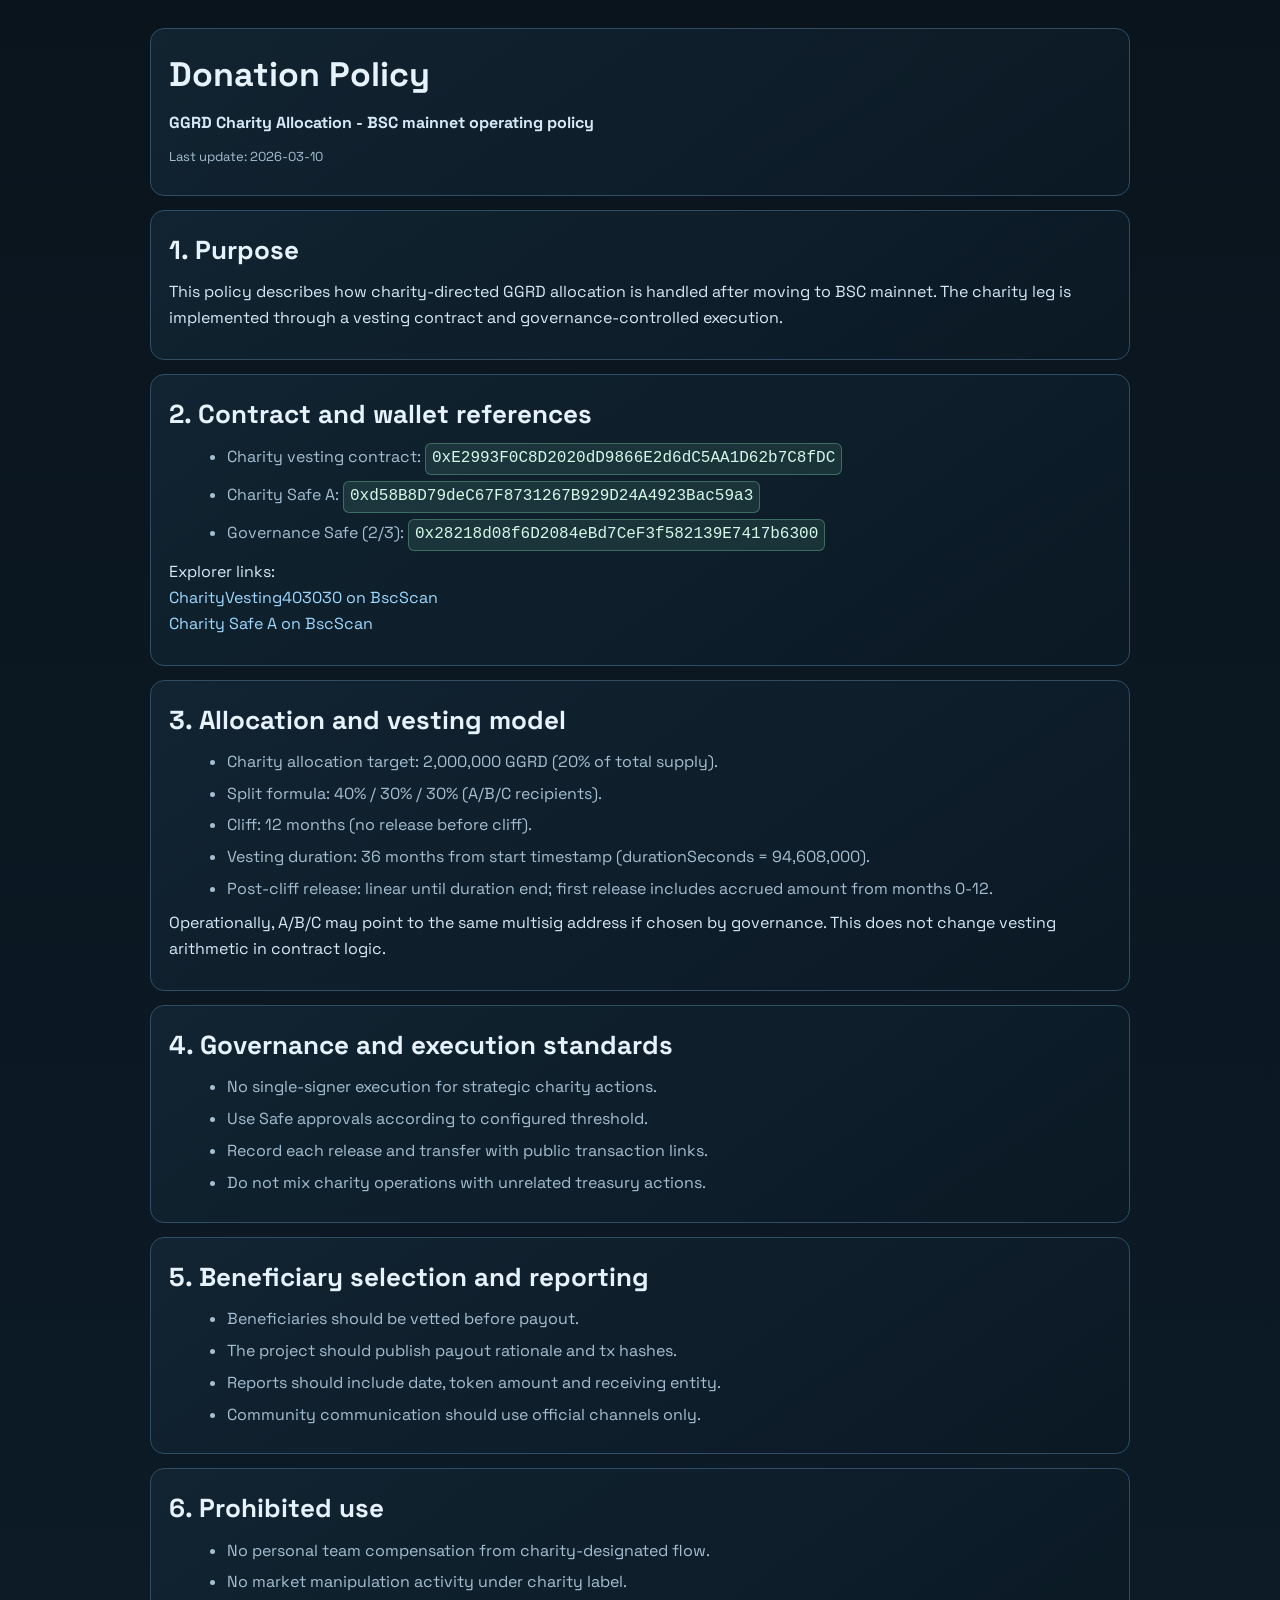
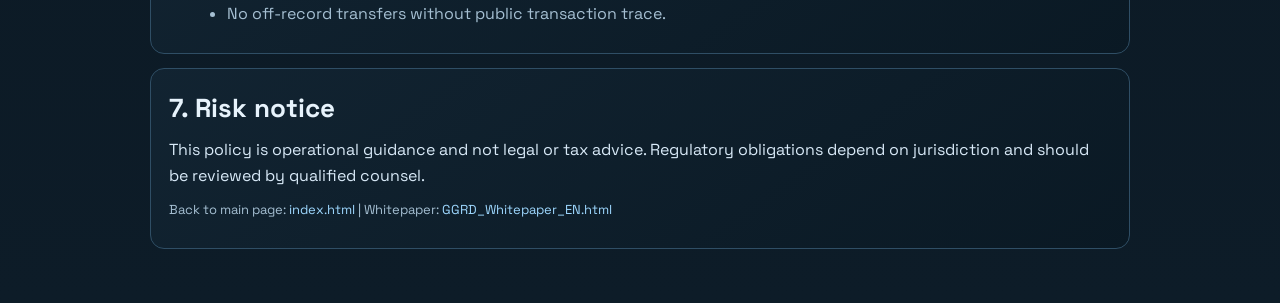
<file: donation-policy.html>
<!doctype html>
<html lang="en">
<head>
<meta charset="utf-8">
<meta name="viewport" content="width=device-width,initial-scale=1">
<meta name="robots" content="index,follow">
<title>Donation Policy | GGRD Charity Allocation (BSC)</title>
<meta name="description" content="GGRD charity policy for BSC mainnet: vesting-based charity allocation, governance controls and transparency expectations.">
<link rel="canonical" href="https://ggrd.me/donation-policy.html">
<link rel="icon" type="image/png" href="img/ggrd-logo-512.png">
<link rel="preconnect" href="https://fonts.googleapis.com">
<link rel="preconnect" href="https://fonts.gstatic.com" crossorigin>
<link href="https://fonts.googleapis.com/css2?family=Space+Grotesk:wght@400;500;700&display=swap" rel="stylesheet">
<style>
:root {
  --bg: #0a141d;
  --panel: #122432;
  --line: #2f4e65;
  --text: #e7f3fc;
  --muted: #a5bfd2;
  --accent: #8ff0be;
}
* { box-sizing: border-box; }
body {
  margin: 0;
  font-family: "Space Grotesk", sans-serif;
  background: linear-gradient(180deg, #0a141d, #0d1c28);
  color: var(--text);
  line-height: 1.62;
}
.wrap { width: min(980px, 92vw); margin: 0 auto; padding: 28px 0 40px; }
.panel {
  background: linear-gradient(145deg, rgba(18,36,50,0.95), rgba(10,25,36,0.95));
  border: 1px solid var(--line);
  border-radius: 14px;
  padding: 18px;
  margin-bottom: 14px;
}
h1 { margin: 0 0 8px; font-size: 34px; }
h2 { margin: 0 0 8px; font-size: 26px; }
p { margin: 0 0 10px; color: #d8e9f7; }
ul { margin: 8px 0 8px 18px; }
li { margin-bottom: 6px; color: var(--muted); }
a { color: #9ed8ff; text-decoration: none; }
a:hover { text-decoration: underline; }
.code {
  font-family: Consolas, Monaco, monospace;
  display: inline-block;
  word-break: break-all;
  padding: 2px 6px;
  border-radius: 6px;
  border: 1px solid rgba(143,240,190,0.3);
  background: rgba(143,240,190,0.1);
  color: #d4f9e7;
}
.small { color: var(--muted); font-size: 13px; }
</style>
</head>
<body>
<div class="wrap">
  <section class="panel">
    <h1>Donation Policy</h1>
    <p><strong>GGRD Charity Allocation - BSC mainnet operating policy</strong></p>
    <p class="small">Last update: 2026-03-10</p>
  </section>

  <section class="panel">
    <h2>1. Purpose</h2>
    <p>
      This policy describes how charity-directed GGRD allocation is handled after moving to BSC mainnet.
      The charity leg is implemented through a vesting contract and governance-controlled execution.
    </p>
  </section>

  <section class="panel">
    <h2>2. Contract and wallet references</h2>
    <ul>
      <li>Charity vesting contract: <span class="code">0xE2993F0C8D2020dD9866E2d6dC5AA1D62b7C8fDC</span></li>
      <li>Charity Safe A: <span class="code">0xd58B8D79deC67F8731267B929D24A4923Bac59a3</span></li>
      <li>Governance Safe (2/3): <span class="code">0x28218d08f6D2084eBd7CeF3f582139E7417b6300</span></li>
    </ul>
    <p>
      Explorer links:<br>
      <a href="https://bscscan.com/address/0xE2993F0C8D2020dD9866E2d6dC5AA1D62b7C8fDC">CharityVesting403030 on BscScan</a><br>
      <a href="https://bscscan.com/address/0xd58B8D79deC67F8731267B929D24A4923Bac59a3">Charity Safe A on BscScan</a>
    </p>
  </section>

  <section class="panel">
    <h2>3. Allocation and vesting model</h2>
    <ul>
      <li>Charity allocation target: 2,000,000 GGRD (20% of total supply).</li>
      <li>Split formula: 40% / 30% / 30% (A/B/C recipients).</li>
      <li>Cliff: 12 months (no release before cliff).</li>
      <li>Vesting duration: 36 months from start timestamp (durationSeconds = 94,608,000).</li>
      <li>Post-cliff release: linear until duration end; first release includes accrued amount from months 0-12.</li>
    </ul>
    <p>
      Operationally, A/B/C may point to the same multisig address if chosen by governance.
      This does not change vesting arithmetic in contract logic.
    </p>
  </section>

  <section class="panel">
    <h2>4. Governance and execution standards</h2>
    <ul>
      <li>No single-signer execution for strategic charity actions.</li>
      <li>Use Safe approvals according to configured threshold.</li>
      <li>Record each release and transfer with public transaction links.</li>
      <li>Do not mix charity operations with unrelated treasury actions.</li>
    </ul>
  </section>

  <section class="panel">
    <h2>5. Beneficiary selection and reporting</h2>
    <ul>
      <li>Beneficiaries should be vetted before payout.</li>
      <li>The project should publish payout rationale and tx hashes.</li>
      <li>Reports should include date, token amount and receiving entity.</li>
      <li>Community communication should use official channels only.</li>
    </ul>
  </section>

  <section class="panel">
    <h2>6. Prohibited use</h2>
    <ul>
      <li>No personal team compensation from charity-designated flow.</li>
      <li>No market manipulation activity under charity label.</li>
      <li>No off-record transfers without public transaction trace.</li>
    </ul>
  </section>

  <section class="panel">
    <h2>7. Risk notice</h2>
    <p>
      This policy is operational guidance and not legal or tax advice.
      Regulatory obligations depend on jurisdiction and should be reviewed by qualified counsel.
    </p>
    <p class="small">
      Back to main page: <a href="index.html">index.html</a> |
      Whitepaper: <a href="GGRD_Whitepaper_EN.html">GGRD_Whitepaper_EN.html</a>
    </p>
  </section>
</div>
</body>
</html>
</file>
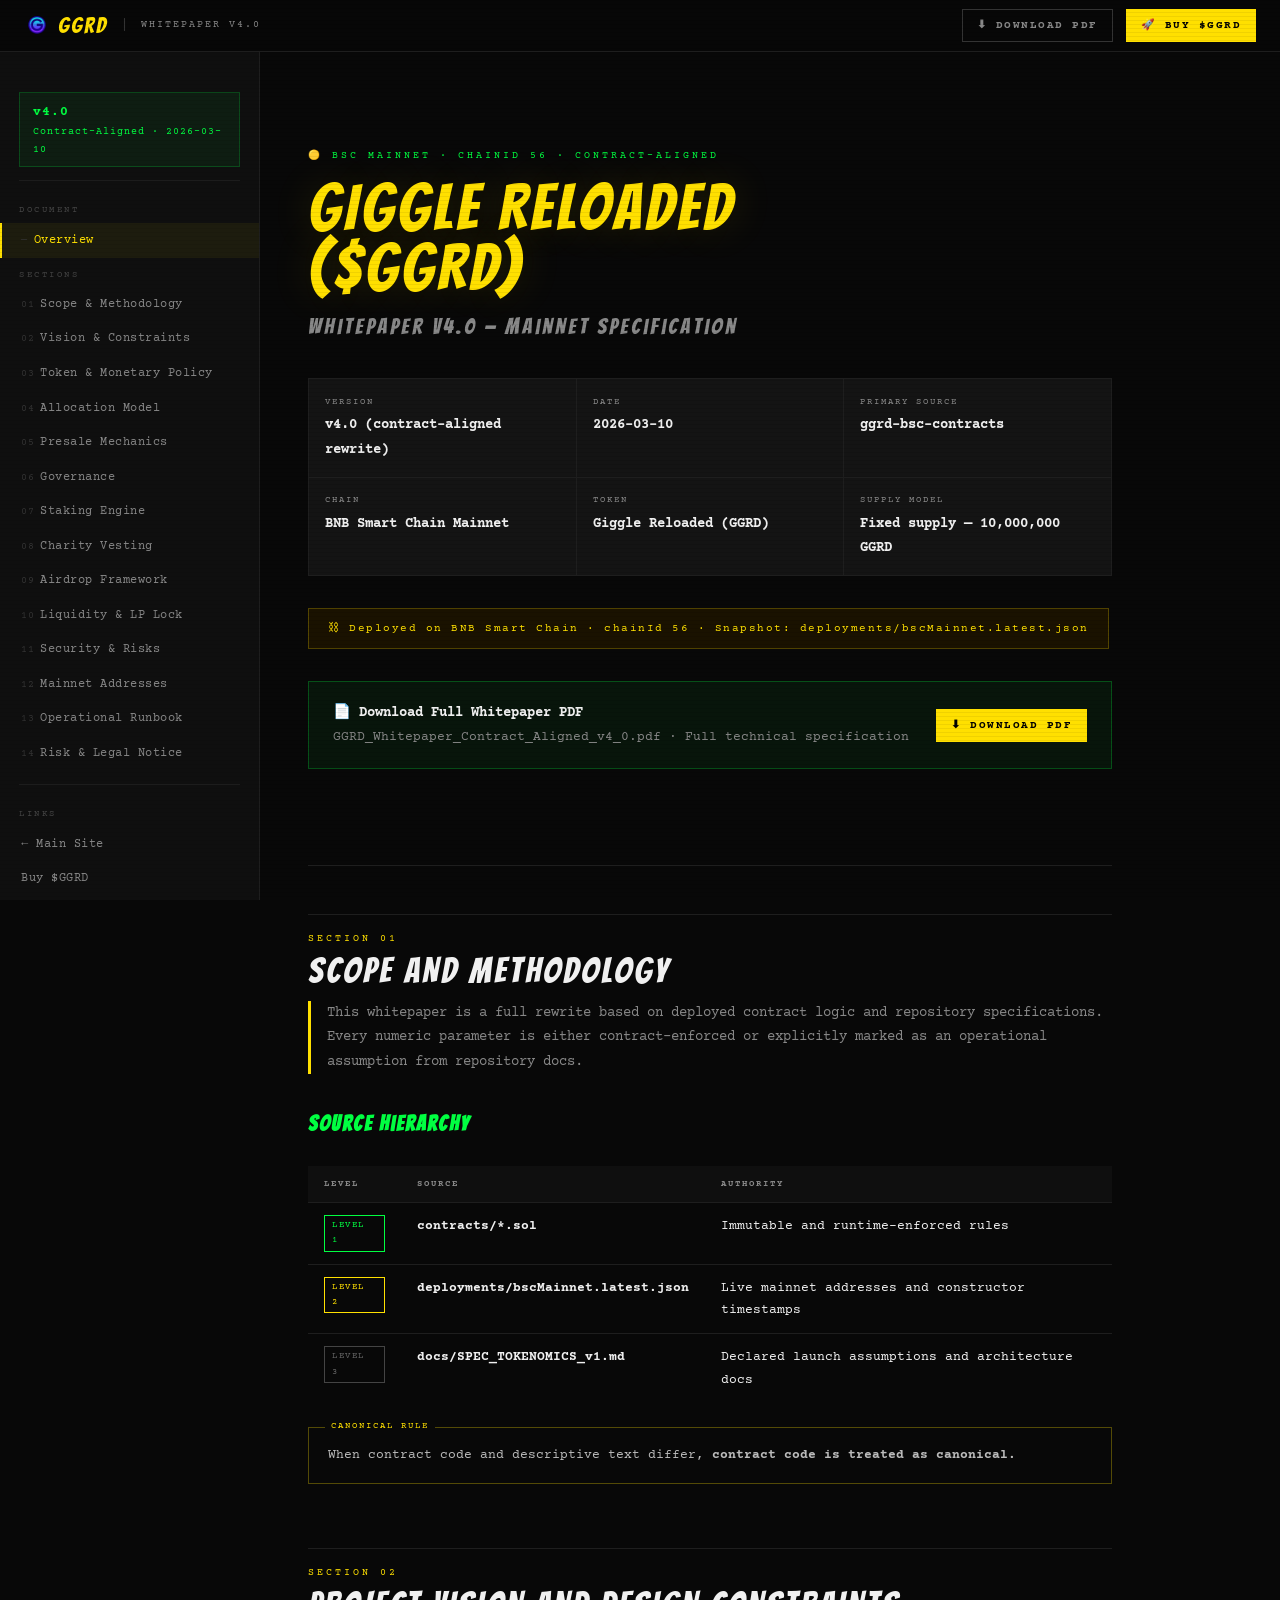
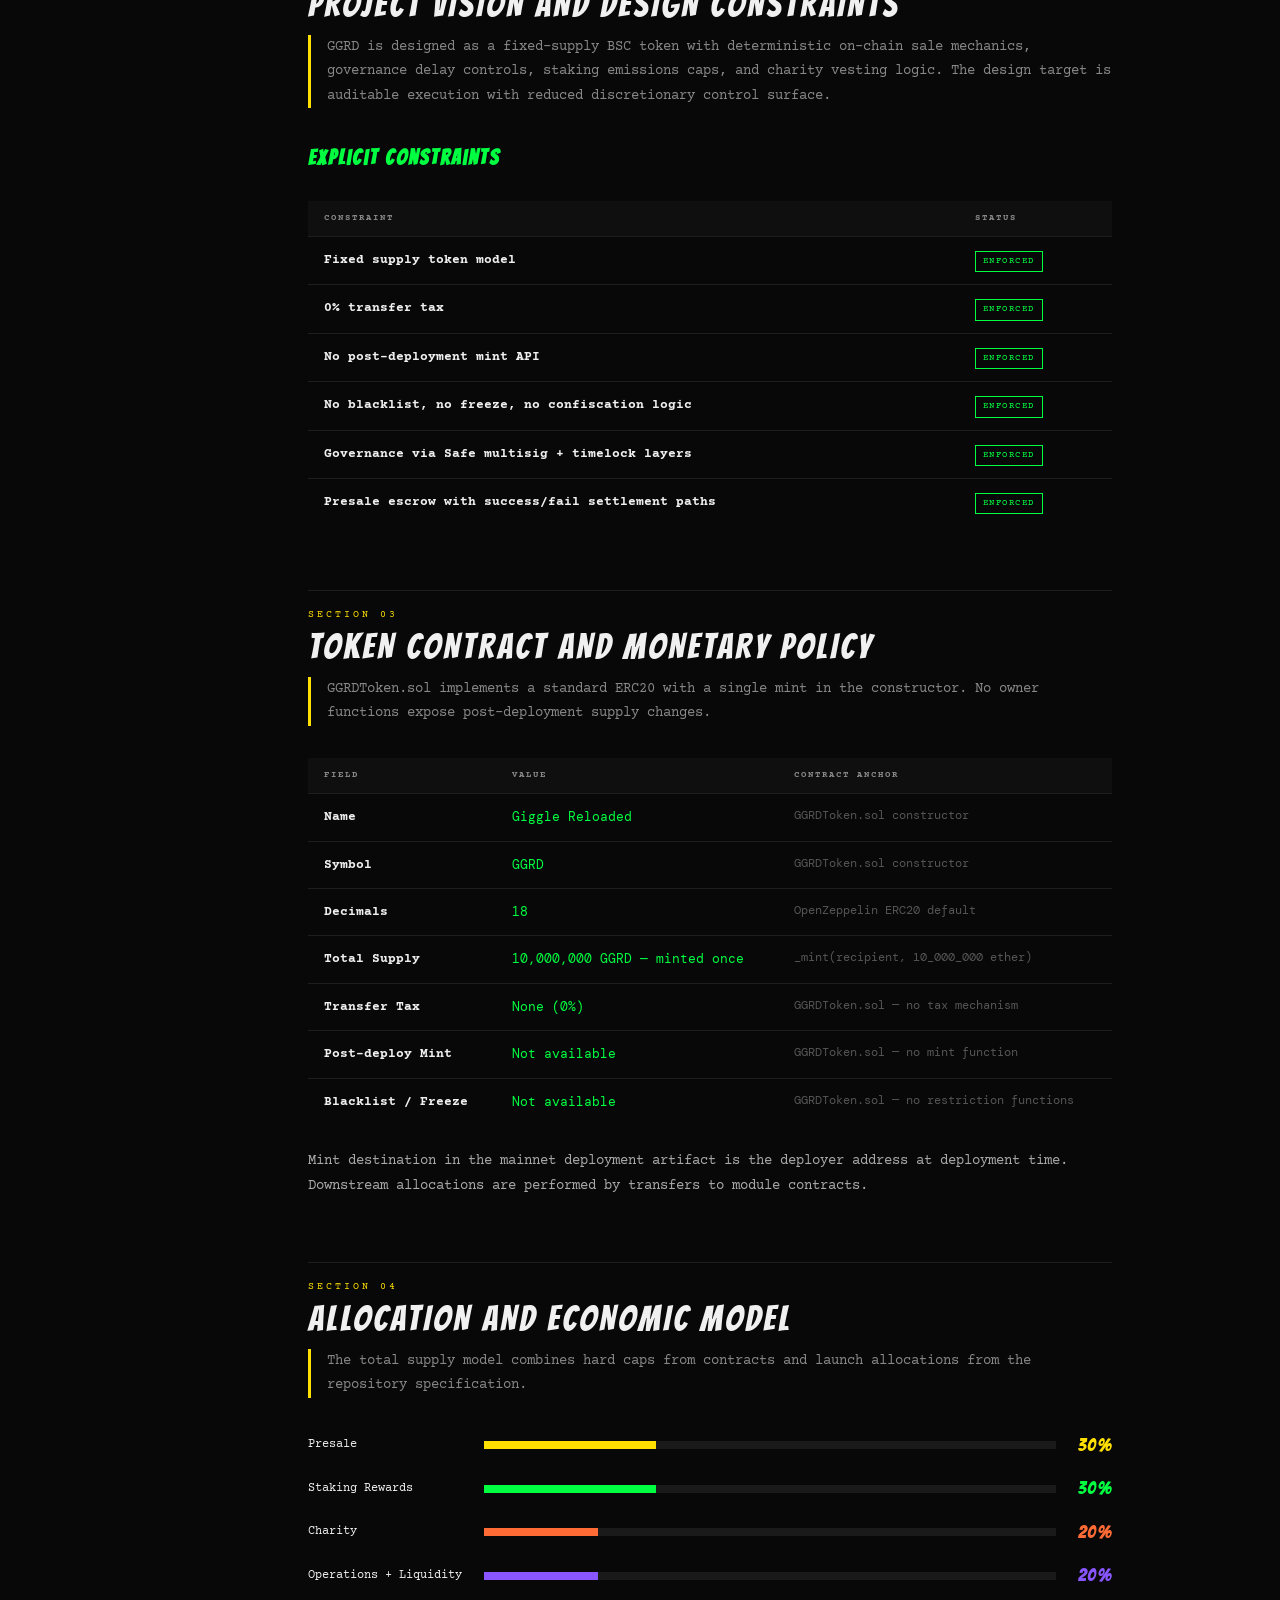
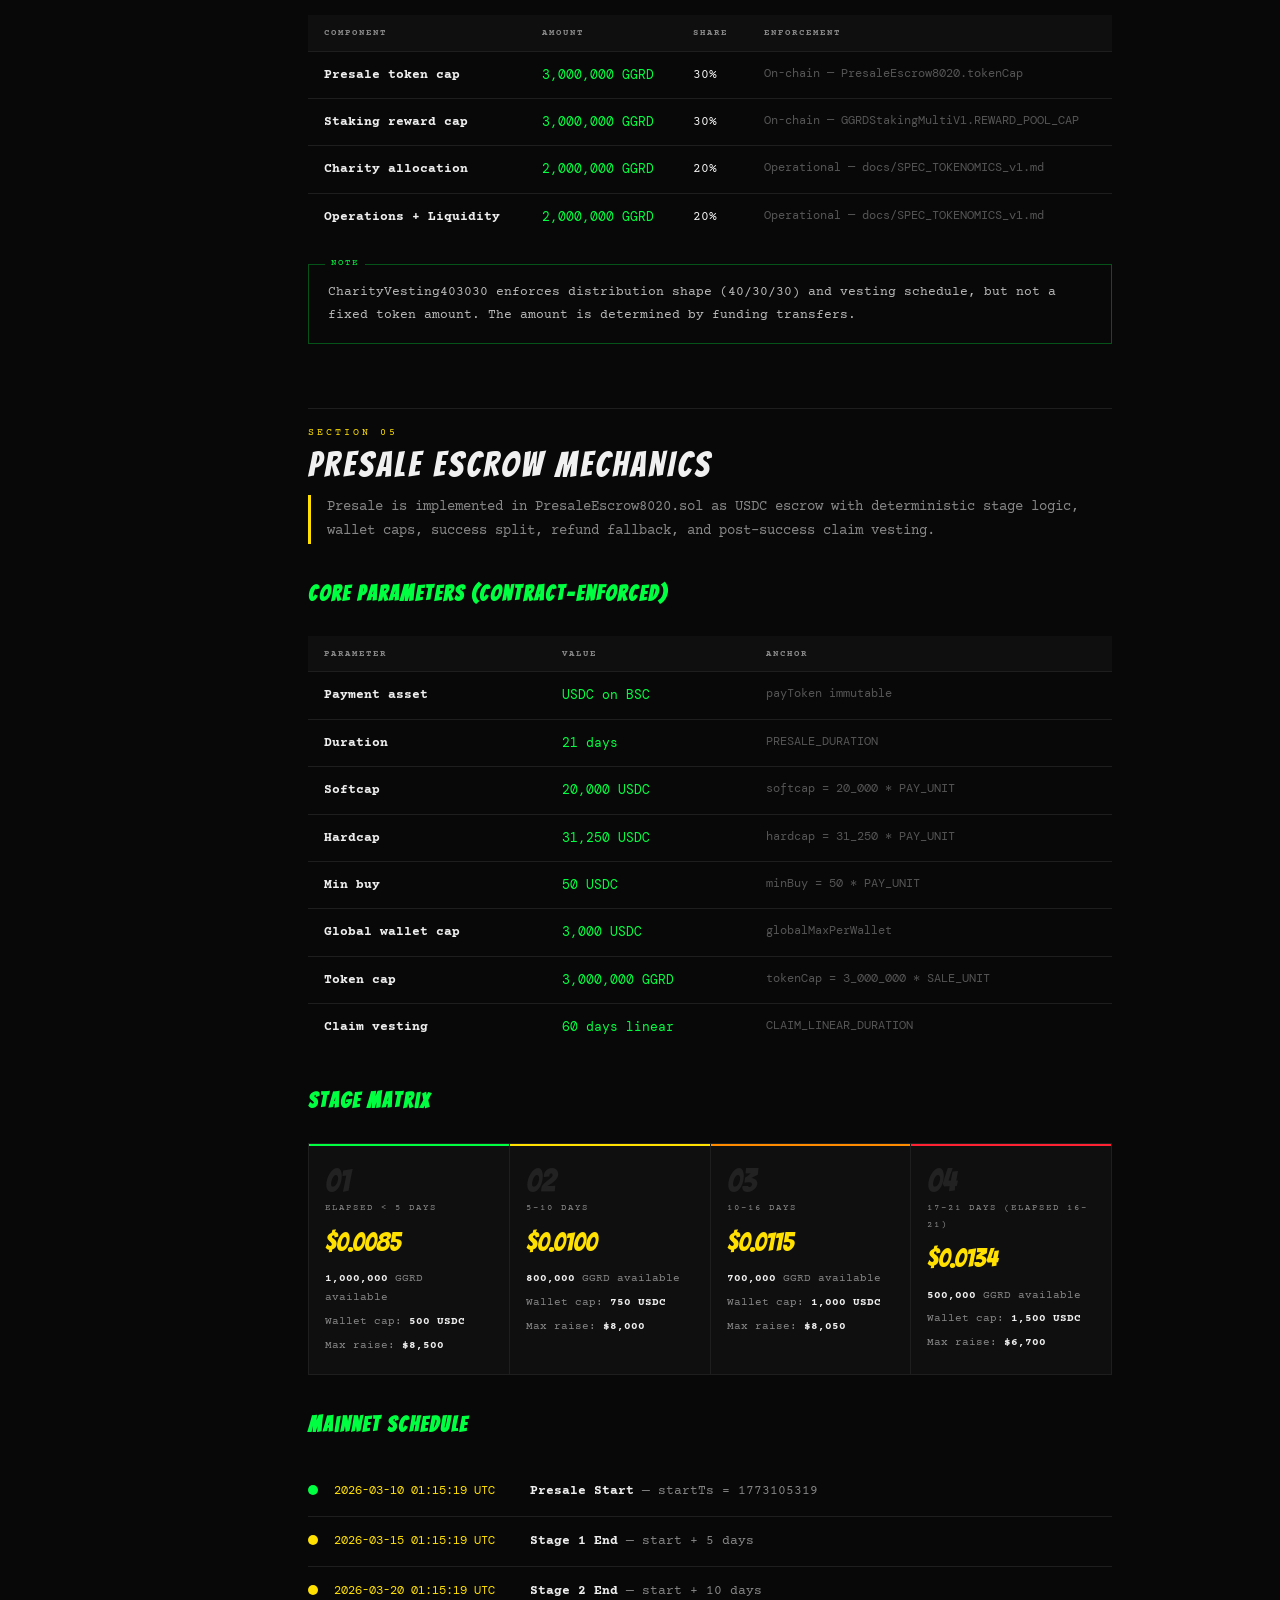
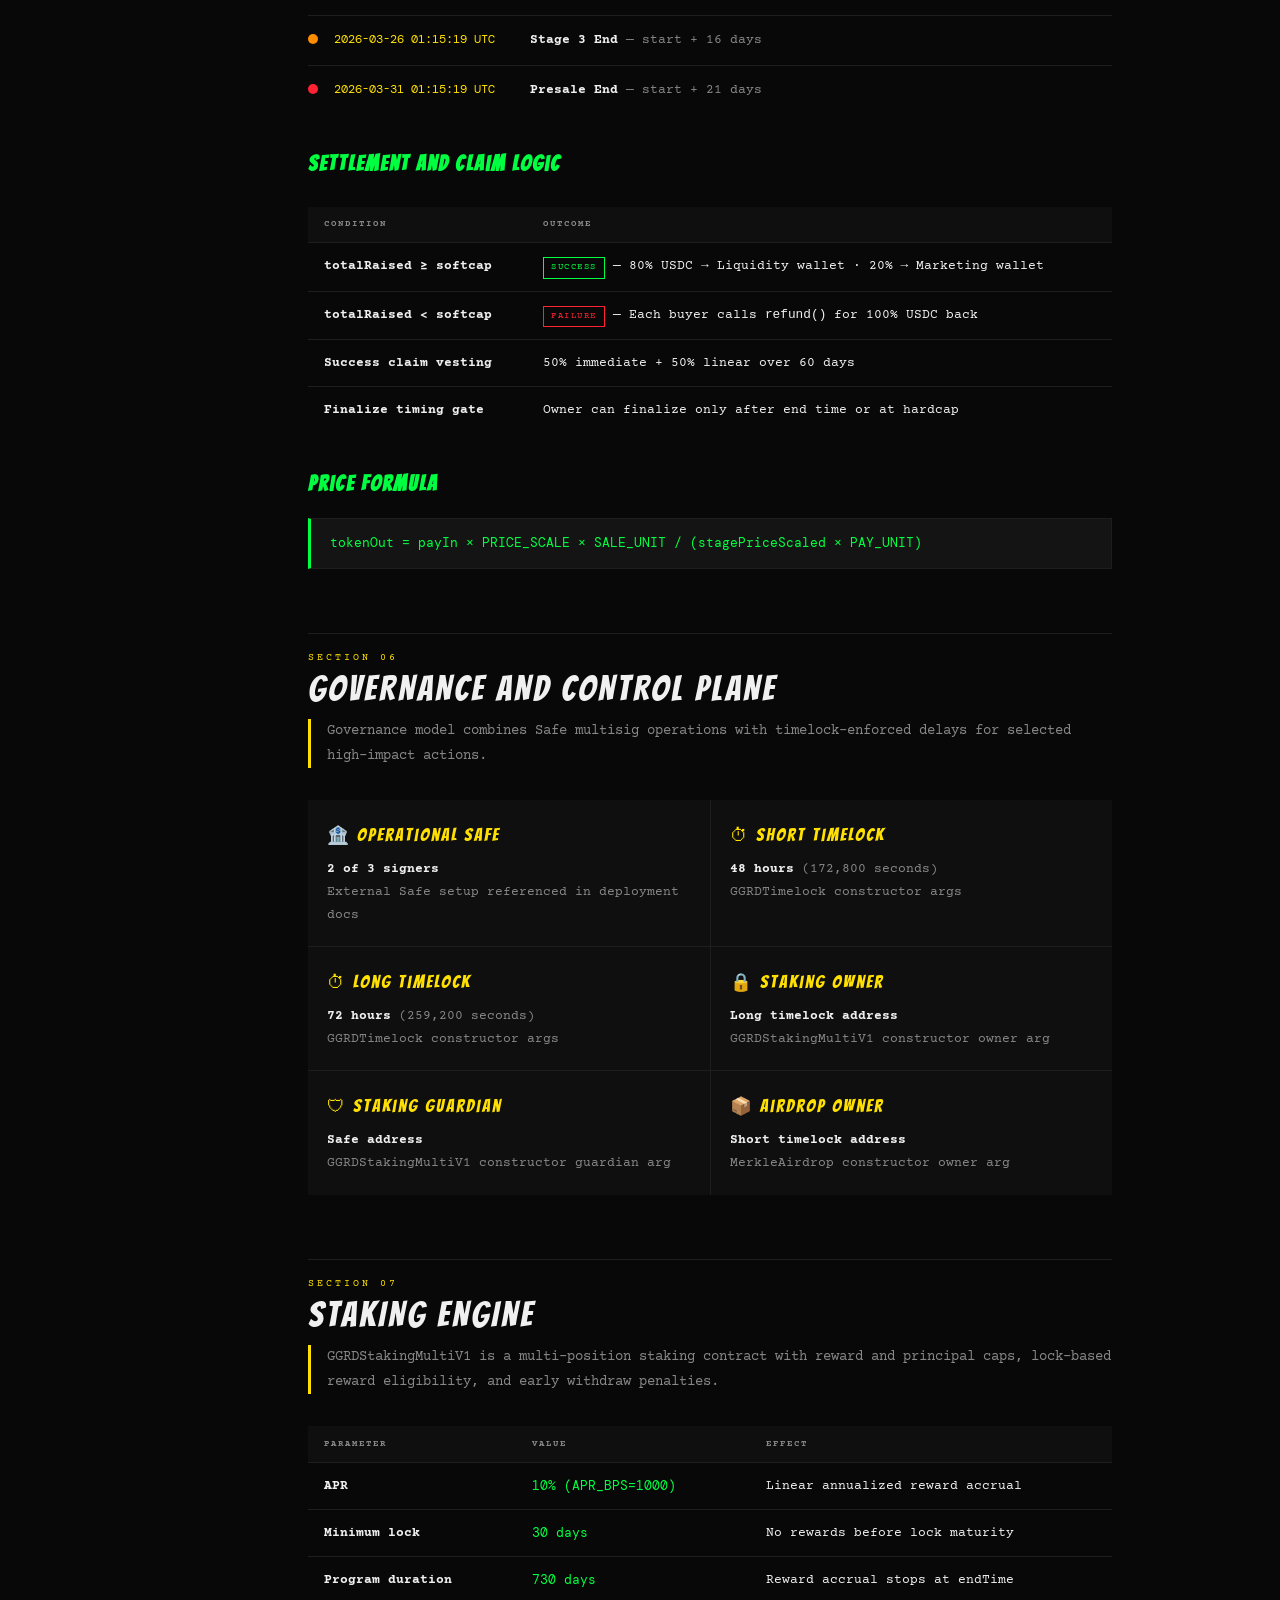
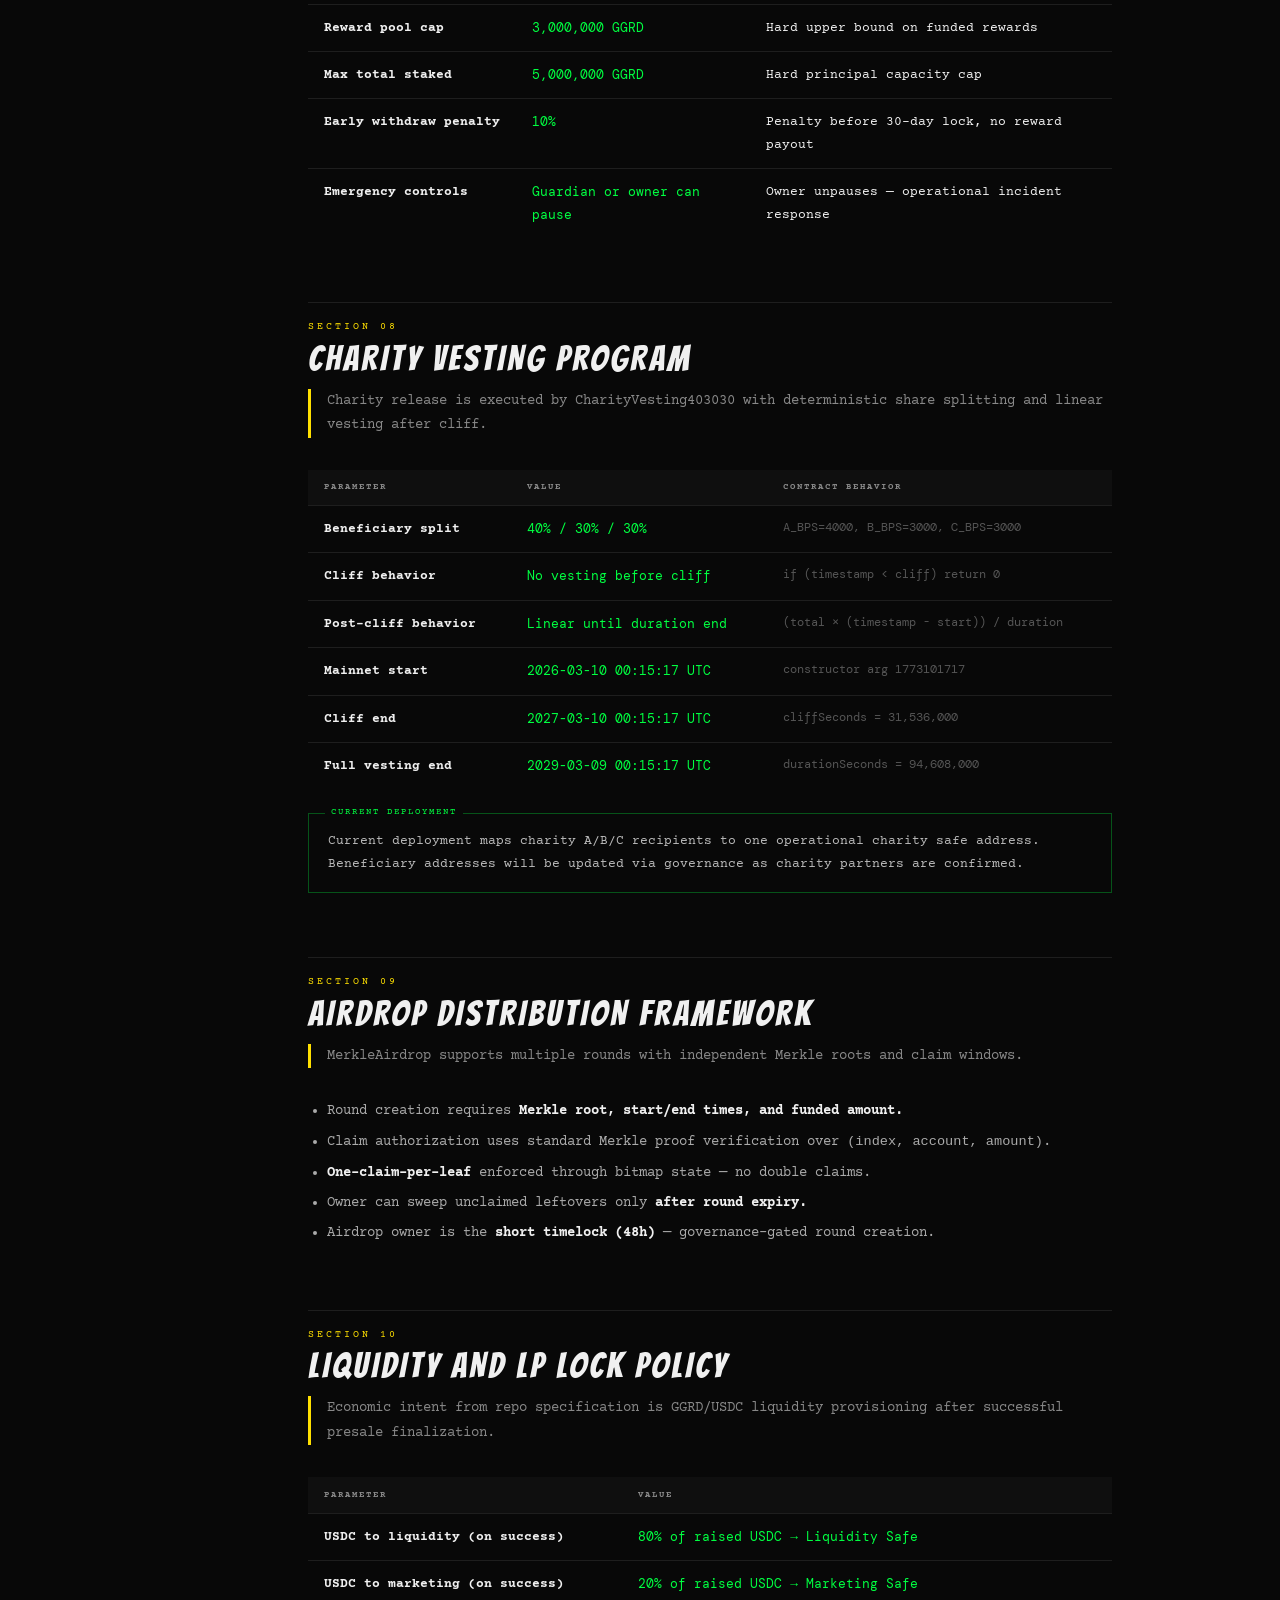
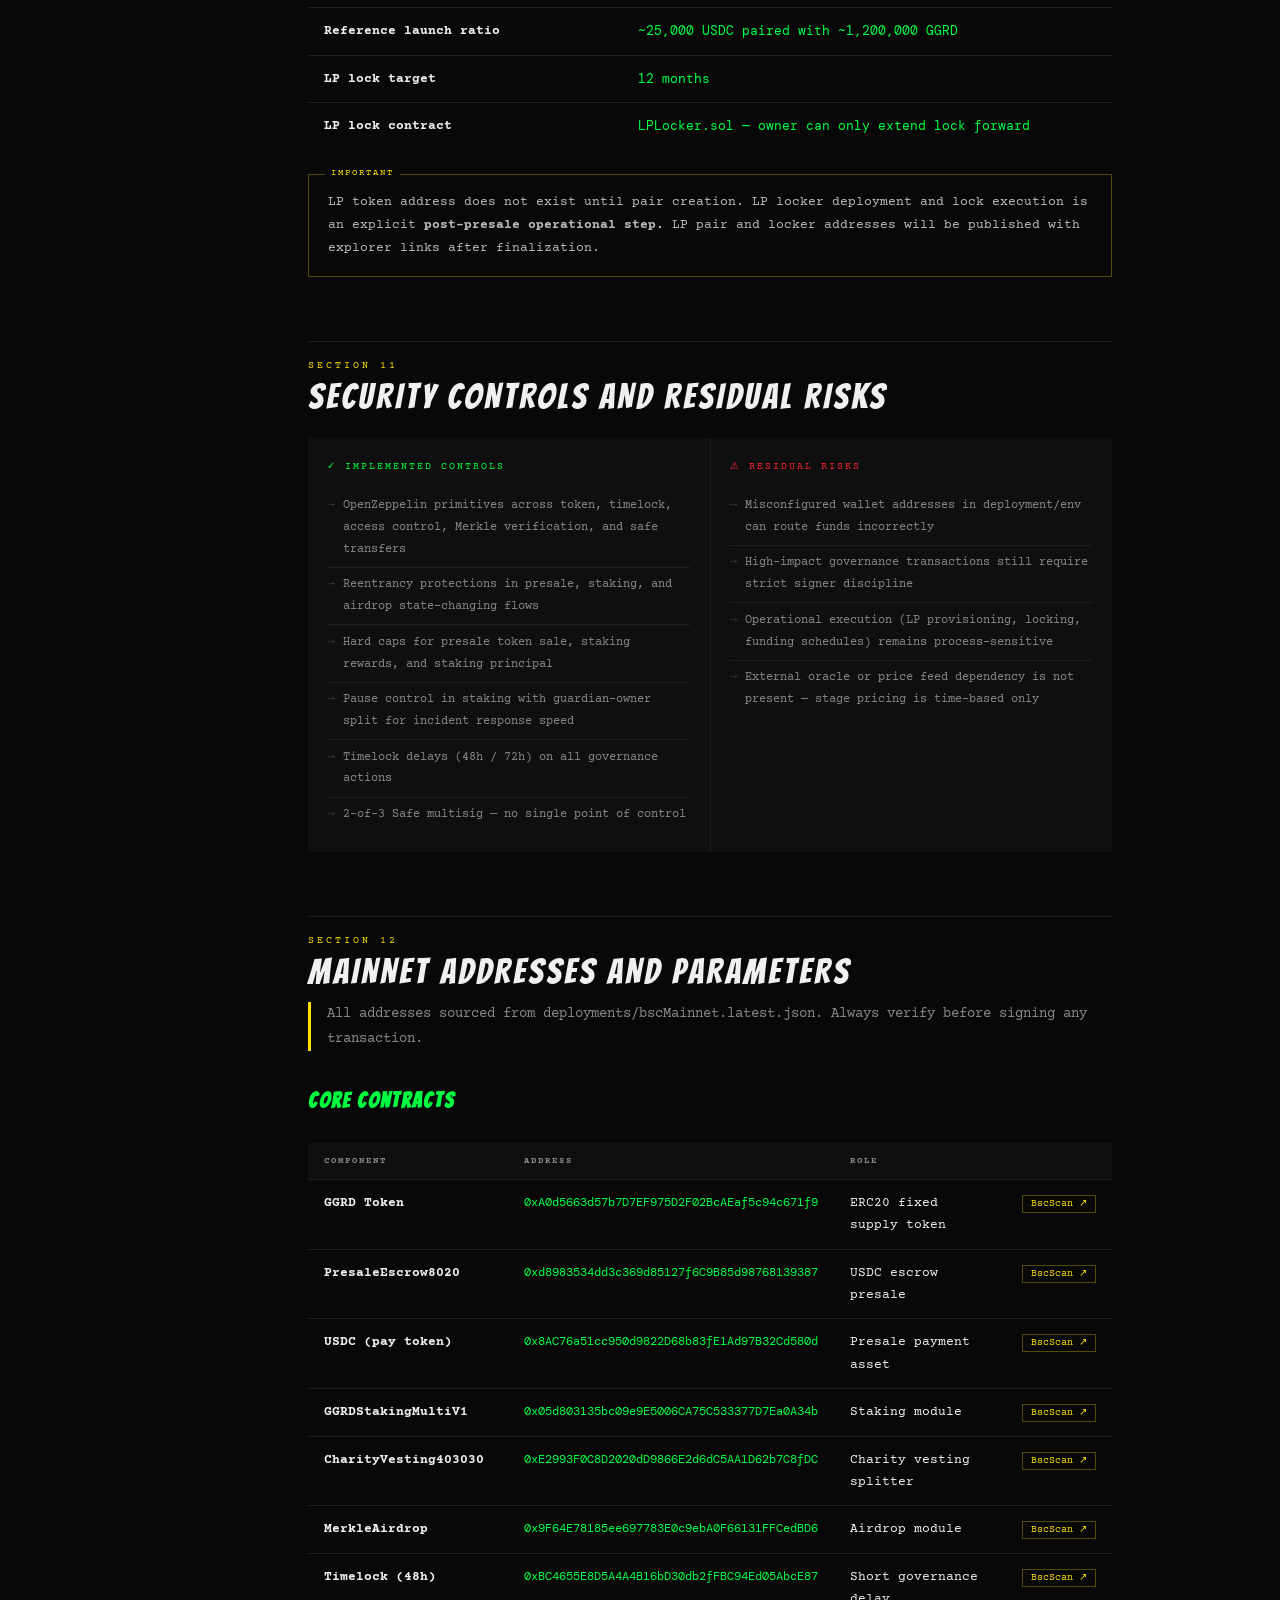
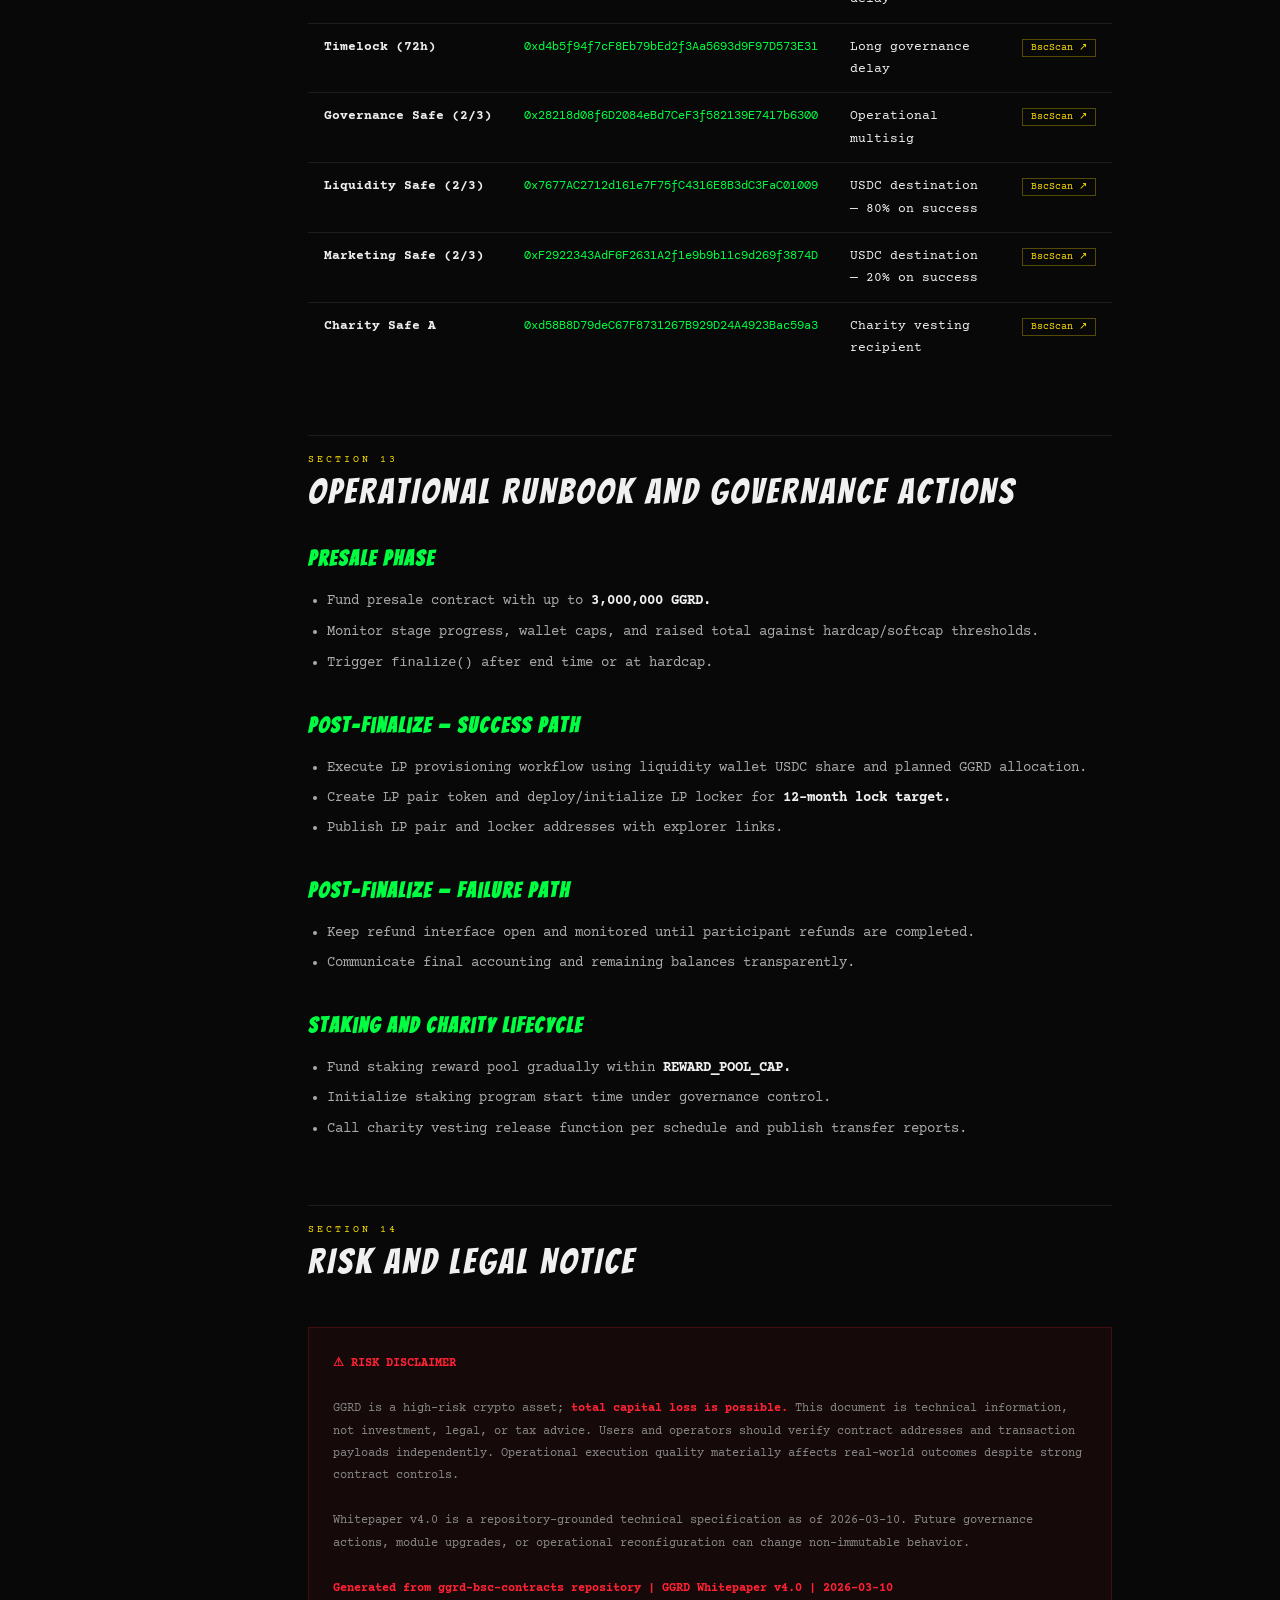
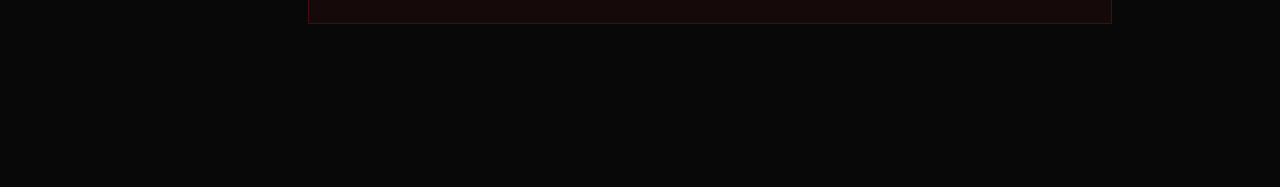
<file: GGRD_Whitepaper_EN.html>
<!doctype html>
<html lang="en">
<head>
<meta charset="utf-8">
<meta name="viewport" content="width=device-width,initial-scale=1">
<title>GGRD Whitepaper v4.0 — Giggle Reloaded BSC Mainnet Specification</title>
<meta name="description" content="Giggle Reloaded (GGRD) Whitepaper v4.0 — contract-aligned mainnet specification for tokenomics, governance, presale, staking, vesting and operational controls on BNB Smart Chain.">
<link rel="canonical" href="https://ggrd.me/GGRD_Whitepaper_EN.html">
<link rel="icon" type="image/png" href="img/ggrd-logo-512.png">
<link rel="preconnect" href="https://fonts.googleapis.com">
<link rel="preconnect" href="https://fonts.gstatic.com" crossorigin>
<link href="https://fonts.googleapis.com/css2?family=Bangers&family=Courier+Prime:wght@400;700&family=DM+Mono:wght@400;500&display=swap" rel="stylesheet">
<style>
:root {
  --yellow: #FFE000;
  --green:  #00FF41;
  --red:    #FF2233;
  --blue:   #4488FF;
  --bg:     #080808;
  --bg2:    #0f0f0f;
  --bg3:    #141414;
  --white:  #F0F0F0;
  --gray:   #888;
  --border: #1e1e1e;
  --sidebar-w: 260px;
}

*,*::before,*::after { box-sizing:border-box; margin:0; padding:0; }
html { scroll-behavior: smooth; }

body {
  background: var(--bg);
  color: var(--white);
  font-family: 'Courier Prime', monospace;
  font-size: 15px;
  line-height: 1.75;
}

/* scanlines */
body::before {
  content:''; position:fixed; inset:0; pointer-events:none; z-index:9999;
  background: repeating-linear-gradient(0deg,transparent,transparent 3px,rgba(0,0,0,0.06) 3px,rgba(0,0,0,0.06) 4px);
}

/* ── TOP BAR ── */
.topbar {
  position: fixed; top:0; left:0; right:0; height:52px; z-index:500;
  background: rgba(8,8,8,0.95);
  backdrop-filter: blur(10px);
  border-bottom: 1px solid var(--border);
  display: flex; align-items: center; justify-content: space-between;
  padding: 0 1.5rem;
}

.topbar-left {
  display: flex; align-items: center; gap:12px;
}
.topbar-logo {
  font-family:'Bangers',cursive; font-size:1.4rem; letter-spacing:2px;
  color:var(--yellow); text-decoration:none; display:flex; align-items:center; gap:8px;
}
.topbar-logo img { width:26px; height:26px; border-radius:50%; }
.topbar-sep { color:#333; }
.topbar-doc {
  font-size:0.65rem; letter-spacing:2px; color:var(--gray); text-transform:uppercase;
}

.topbar-right { display:flex; align-items:center; gap:0.8rem; }

.tb-btn {
  font-family:'Courier Prime',monospace; font-size:0.68rem; font-weight:700;
  letter-spacing:1.5px; text-transform:uppercase; text-decoration:none;
  padding:6px 14px; border:1px solid; cursor:pointer; transition:background 0.15s,color 0.15s;
  display:inline-flex; align-items:center; gap:5px;
}
.tb-btn-outline { border-color:#333; color:var(--gray); background:none; }
.tb-btn-outline:hover { border-color:var(--yellow); color:var(--yellow); }
.tb-btn-primary { border-color:var(--yellow); color:#000; background:var(--yellow); }
.tb-btn-primary:hover { background:var(--green); border-color:var(--green); }

/* ── LAYOUT ── */
.layout { display:flex; padding-top:52px; min-height:100vh; }

/* ── SIDEBAR ── */
.sidebar {
  position: fixed; top:52px; left:0; bottom:0;
  width: var(--sidebar-w);
  background: var(--bg2);
  border-right: 1px solid var(--border);
  overflow-y: auto;
  padding: 1.5rem 0;
  z-index: 400;
}

.sidebar::-webkit-scrollbar { width:4px; }
.sidebar::-webkit-scrollbar-track { background:transparent; }
.sidebar::-webkit-scrollbar-thumb { background:#2a2a2a; border-radius:2px; }

.sb-section-label {
  font-size:0.55rem; letter-spacing:2.5px; text-transform:uppercase;
  color:#444; padding:0.6rem 1.2rem 0.3rem; display:block;
}

.sb-link {
  display:block; padding:0.45rem 1.2rem;
  font-size:0.72rem; color:var(--gray); text-decoration:none;
  letter-spacing:0.5px; transition:color 0.15s, background 0.15s;
  border-left:2px solid transparent;
}
.sb-link:hover { color:var(--white); background:rgba(255,224,0,0.04); }
.sb-link.active { color:var(--yellow); border-left-color:var(--yellow); background:rgba(255,224,0,0.06); }
.sb-link .sb-num { color:#333; margin-right:6px; font-size:0.65rem; }

.sb-divider { height:1px; background:var(--border); margin:0.8rem 1.2rem; }

.sb-version-badge {
  margin:1rem 1.2rem 0;
  background:rgba(0,255,65,0.06); border:1px solid rgba(0,255,65,0.2);
  padding:0.5rem 0.8rem; font-size:0.62rem; color:var(--green); letter-spacing:1px;
}
.sb-version-badge strong { display:block; font-size:0.8rem; color:var(--green); }

/* ── CONTENT ── */
.content {
  margin-left: var(--sidebar-w);
  flex:1; max-width: 900px; padding: 3rem 3rem 6rem;
}

/* ── SECTIONS ── */
.wp-section {
  margin-bottom: 4rem;
  padding-top: 1rem;
  border-top: 1px solid var(--border);
  scroll-margin-top: 72px;
}

.wp-section:first-child { border-top:none; }

.section-num {
  font-size:0.6rem; letter-spacing:3px; color:var(--yellow);
  text-transform:uppercase; display:block; margin-bottom:0.3rem;
}

.section-title {
  font-family:'Bangers',cursive; font-size:2.2rem; letter-spacing:3px;
  color:var(--white); line-height:1; margin-bottom:0.8rem;
}

.section-lead {
  font-size:0.85rem; color:var(--gray); border-left:3px solid var(--yellow);
  padding-left:1rem; margin-bottom:2rem; line-height:1.8;
}

/* COVER */
.cover {
  padding: 3rem 0 4rem;
  border-bottom: 1px solid var(--border);
  margin-bottom: 3rem;
  position: relative;
}

.cover-eyebrow {
  font-size:0.6rem; letter-spacing:3px; color:var(--green); text-transform:uppercase;
  margin-bottom:0.8rem; display:block;
}

.cover-title {
  font-family:'Bangers',cursive;
  font-size: clamp(2.5rem,5vw,4.5rem);
  letter-spacing:4px; color:var(--yellow); line-height:0.95;
  margin-bottom:0.5rem;
  text-shadow:0 0 40px rgba(255,224,0,0.15);
}

.cover-subtitle {
  font-family:'Bangers',cursive; font-size:1.4rem; letter-spacing:3px;
  color:var(--gray); margin-bottom:2rem;
}

.cover-meta {
  display:grid; grid-template-columns: repeat(3,1fr); gap:1px;
  background:var(--border); border:1px solid var(--border);
  margin-bottom:2rem;
}
.cm-cell {
  background:var(--bg3); padding:0.9rem 1rem;
}
.cm-label { font-size:0.58rem; letter-spacing:2px; color:var(--gray); text-transform:uppercase; margin-bottom:0.2rem; }
.cm-val { font-size:0.88rem; color:var(--white); font-weight:700; }

.cover-chain-badge {
  display:inline-flex; align-items:center; gap:8px;
  background:#1a1200; border:1px solid rgba(255,224,0,0.25);
  padding:0.6rem 1.2rem; font-size:0.7rem; color:var(--yellow); letter-spacing:1.5px;
}

/* TABLES */
.wp-table {
  width:100%; border-collapse:collapse; font-size:0.8rem; margin:1.5rem 0;
  overflow:hidden;
}
.wp-table th {
  font-size:0.58rem; letter-spacing:2px; text-transform:uppercase; color:var(--gray);
  padding:0.6rem 1rem; text-align:left; border-bottom:1px solid var(--border);
  background:var(--bg2);
}
.wp-table td {
  padding:0.75rem 1rem; border-bottom:1px solid var(--border); vertical-align:top;
}
.wp-table tr:last-child td { border-bottom:none; }
.wp-table tr:hover td { background:rgba(255,255,255,0.02); }

.td-key { color:var(--white); font-weight:700; white-space:nowrap; }
.td-val { color:var(--green); font-family:'DM Mono',monospace; }
.td-anchor { color:#555; font-size:0.72rem; font-family:'DM Mono',monospace; }
.td-badge {
  display:inline-block; font-size:0.55rem; letter-spacing:1.5px; text-transform:uppercase;
  padding:2px 7px; border:1px solid;
}
.badge-green { border-color:var(--green); color:var(--green); }
.badge-yellow { border-color:var(--yellow); color:var(--yellow); }
.badge-gray { border-color:#444; color:#666; }

/* ADDR */
.addr-block {
  font-family:'DM Mono',monospace; font-size:0.75rem; color:var(--green);
  background:var(--bg3); border:1px solid var(--border);
  padding:0.6rem 1rem; margin:0.3rem 0; word-break:break-all;
  display:flex; align-items:center; justify-content:space-between; gap:1rem;
}
.addr-block a {
  color:var(--yellow); text-decoration:none; font-size:0.6rem;
  letter-spacing:1px; text-transform:uppercase; white-space:nowrap;
  border:1px solid rgba(255,224,0,0.3); padding:2px 8px;
  transition:background 0.15s;
}
.addr-block a:hover { background:var(--yellow); color:#000; }

/* INFO BOXES */
.info-box {
  border:1px solid; padding:1rem 1.2rem; margin:1.5rem 0; font-size:0.82rem;
  position:relative;
}
.info-box-label {
  position:absolute; top:-10px; left:1rem; background:var(--bg);
  font-size:0.58rem; letter-spacing:2px; text-transform:uppercase; padding:0 6px;
}
.info-box-green { border-color:rgba(0,255,65,0.3); color:#bbb; }
.info-box-green .info-box-label { color:var(--green); }
.info-box-yellow { border-color:rgba(255,224,0,0.3); color:#bbb; }
.info-box-yellow .info-box-label { color:var(--yellow); }
.info-box-red { border-color:rgba(255,34,51,0.3); color:#bbb; }
.info-box-red .info-box-label { color:var(--red); }

/* STAGE CARDS */
.stage-grid {
  display:grid; grid-template-columns:repeat(4,1fr); gap:1px;
  background:var(--border); border:1px solid var(--border); margin:1.5rem 0;
}
.stage-card {
  background:var(--bg2); padding:1.2rem 1rem;
}
.stage-card.s1 { border-top:2px solid var(--green); }
.stage-card.s2 { border-top:2px solid var(--yellow); }
.stage-card.s3 { border-top:2px solid #FF8C00; }
.stage-card.s4 { border-top:2px solid var(--red); }
.sc-num { font-family:'Bangers',cursive; font-size:2rem; color:#222; line-height:1; }
.sc-label { font-size:0.58rem; letter-spacing:2px; color:var(--gray); text-transform:uppercase; margin:0.2rem 0; }
.sc-price { font-family:'Bangers',cursive; font-size:1.6rem; color:var(--yellow); }
.sc-detail { font-size:0.68rem; color:var(--gray); margin-top:0.3rem; }
.sc-detail strong { color:var(--white); }

/* ALLOC BAR */
.alloc-rows { margin:1.5rem 0; }
.alloc-row { display:flex; align-items:center; gap:1rem; margin-bottom:0.8rem; }
.alloc-label { font-size:0.72rem; color:var(--white); min-width:160px; }
.alloc-bar-wrap { flex:1; background:#1a1a1a; height:8px; position:relative; }
.alloc-bar { height:100%; transition:width 1s ease; }
.alloc-pct {
  font-family:'Bangers',cursive; font-size:1.1rem; letter-spacing:1px;
  min-width:40px; text-align:right;
}

/* TIMELINE */
.timeline { margin:1.5rem 0; }
.tl-row {
  display:flex; gap:1rem; align-items:flex-start;
  padding:0.8rem 0; border-bottom:1px solid var(--border);
}
.tl-row:last-child { border-bottom:none; }
.tl-dot { width:10px; height:10px; border-radius:50%; margin-top:5px; flex-shrink:0; }
.tl-date { font-family:'DM Mono',monospace; font-size:0.75rem; color:var(--yellow); min-width:180px; }
.tl-label { font-size:0.82rem; color:var(--gray); }
.tl-label strong { color:var(--white); }

/* FORMULA BOX */
.formula {
  background:var(--bg3); border:1px solid var(--border);
  border-left:3px solid var(--green);
  padding:0.8rem 1.2rem; font-family:'DM Mono',monospace;
  font-size:0.82rem; color:var(--green); margin:1rem 0;
  overflow-x:auto;
}

/* GOVERNANCE LAYERS */
.gov-grid {
  display:grid; grid-template-columns:1fr 1fr; gap:1px;
  background:var(--border); margin:1.5rem 0;
}
.gov-cell { background:var(--bg2); padding:1.2rem; }
.gov-cell-title {
  font-family:'Bangers',cursive; font-size:1.1rem; letter-spacing:2px;
  color:var(--yellow); margin-bottom:0.5rem;
}
.gov-cell-val { font-size:0.82rem; color:var(--gray); }
.gov-cell-val strong { color:var(--white); }

/* RISK SECTION */
.risk-grid {
  display:grid; grid-template-columns:1fr 1fr; gap:1px;
  background:var(--border); margin:1.5rem 0;
}
.risk-card { background:var(--bg2); padding:1.2rem; }
.risk-title {
  font-size:0.65rem; letter-spacing:2px; text-transform:uppercase;
  margin-bottom:0.8rem;
}
.risk-item {
  font-size:0.78rem; color:var(--gray); padding:0.4rem 0;
  border-bottom:1px solid var(--border); display:flex; gap:0.5rem;
}
.risk-item:last-child { border-bottom:none; }
.risk-item::before { content:'→'; color:#444; flex-shrink:0; }

/* DISCLAIMER */
.disclaimer {
  background:rgba(255,34,51,0.05); border:1px solid rgba(255,34,51,0.2);
  padding:1.5rem; margin-top:3rem; font-size:0.78rem; color:#888; line-height:1.8;
}
.disclaimer strong { color:var(--red); }

/* PROSE */
p { margin-bottom:1rem; color:#aaa; font-size:0.88rem; }
p strong { color:var(--white); }
p code { font-family:'DM Mono',monospace; font-size:0.82rem; color:var(--green); background:var(--bg3); padding:1px 5px; }
ul { margin:0.8rem 0 1rem 1.2rem; }
li { font-size:0.85rem; color:#aaa; margin-bottom:0.4rem; }
li strong { color:var(--white); }

/* h3 subheads */
h3 {
  font-family:'Bangers',cursive; font-size:1.3rem; letter-spacing:2px;
  color:var(--green); margin:2rem 0 0.8rem;
}

/* DOWNLOAD CTA */
.download-cta {
  background:rgba(0,255,65,0.05); border:1px solid rgba(0,255,65,0.25);
  padding:1.2rem 1.5rem; display:flex; align-items:center; justify-content:space-between;
  margin:2rem 0; gap:1rem; flex-wrap:wrap;
}
.dl-text { font-size:0.8rem; color:var(--gray); }
.dl-text strong { color:var(--white); font-size:0.9rem; display:block; }

/* MOBILE */
@media (max-width: 900px) {
  .sidebar { display:none; }
  .content { margin-left:0; padding:2rem 1.2rem 4rem; }
  .stage-grid { grid-template-columns:1fr 1fr; }
  .gov-grid, .risk-grid { grid-template-columns:1fr; }
  .cover-meta { grid-template-columns:1fr; }
  .topbar-doc { display:none; }
}
</style>
</head>
<body>

<!-- TOP BAR -->
<nav class="topbar">
  <div class="topbar-left">
    <a class="topbar-logo" href="index.html">
      <img src="img/ggrd-logo-512.png" alt="GGRD">
      GGRD
    </a>
    <span class="topbar-sep">|</span>
    <span class="topbar-doc">Whitepaper v4.0</span>
  </div>
  <div class="topbar-right">
    <a class="tb-btn tb-btn-outline" href="GGRD_Whitepaper_EN.pdf" download>⬇ Download PDF</a>
    <a class="tb-btn tb-btn-primary" href="index.html#buy">🚀 Buy $GGRD</a>
  </div>
</nav>

<!-- LAYOUT -->
<div class="layout">

<!-- SIDEBAR -->
<nav class="sidebar" id="sidebar">
  <div class="sb-version-badge">
    <strong>v4.0</strong>
    Contract-Aligned · 2026-03-10
  </div>
  <div class="sb-divider"></div>

  <span class="sb-section-label">Document</span>
  <a class="sb-link active" href="#cover"><span class="sb-num">—</span>Overview</a>

  <span class="sb-section-label">Sections</span>
  <a class="sb-link" href="#s1"><span class="sb-num">01</span>Scope & Methodology</a>
  <a class="sb-link" href="#s2"><span class="sb-num">02</span>Vision & Constraints</a>
  <a class="sb-link" href="#s3"><span class="sb-num">03</span>Token & Monetary Policy</a>
  <a class="sb-link" href="#s4"><span class="sb-num">04</span>Allocation Model</a>
  <a class="sb-link" href="#s5"><span class="sb-num">05</span>Presale Mechanics</a>
  <a class="sb-link" href="#s6"><span class="sb-num">06</span>Governance</a>
  <a class="sb-link" href="#s7"><span class="sb-num">07</span>Staking Engine</a>
  <a class="sb-link" href="#s8"><span class="sb-num">08</span>Charity Vesting</a>
  <a class="sb-link" href="#s9"><span class="sb-num">09</span>Airdrop Framework</a>
  <a class="sb-link" href="#s10"><span class="sb-num">10</span>Liquidity & LP Lock</a>
  <a class="sb-link" href="#s11"><span class="sb-num">11</span>Security & Risks</a>
  <a class="sb-link" href="#s12"><span class="sb-num">12</span>Mainnet Addresses</a>
  <a class="sb-link" href="#s13"><span class="sb-num">13</span>Operational Runbook</a>
  <a class="sb-link" href="#s14"><span class="sb-num">14</span>Risk & Legal Notice</a>

  <div class="sb-divider"></div>
  <span class="sb-section-label">Links</span>
  <a class="sb-link" href="index.html">← Main Site</a>
  <a class="sb-link" href="index.html#buy">Buy $GGRD</a>
  <a class="sb-link" href="https://bscscan.com/token/0xA0d5663d57b7D7EF975D2F02BcAEaf5c94c671f9" target="_blank" rel="noopener">BscScan Token ↗</a>
  <a class="sb-link" href="https://t.me/GGRDofficial" target="_blank" rel="noopener">Telegram ↗</a>
</nav>

<!-- CONTENT -->
<main class="content">

<!-- COVER -->
<div class="cover" id="cover">
  <span class="cover-eyebrow">🟡 BSC Mainnet · chainId 56 · Contract-Aligned</span>
  <div class="cover-title">GIGGLE RELOADED<br>($GGRD)</div>
  <div class="cover-subtitle">Whitepaper v4.0 — Mainnet Specification</div>

  <div class="cover-meta">
    <div class="cm-cell">
      <div class="cm-label">Version</div>
      <div class="cm-val">v4.0 (contract-aligned rewrite)</div>
    </div>
    <div class="cm-cell">
      <div class="cm-label">Date</div>
      <div class="cm-val">2026-03-10</div>
    </div>
    <div class="cm-cell">
      <div class="cm-label">Primary Source</div>
      <div class="cm-val">ggrd-bsc-contracts</div>
    </div>
    <div class="cm-cell">
      <div class="cm-label">Chain</div>
      <div class="cm-val">BNB Smart Chain Mainnet</div>
    </div>
    <div class="cm-cell">
      <div class="cm-label">Token</div>
      <div class="cm-val">Giggle Reloaded (GGRD)</div>
    </div>
    <div class="cm-cell">
      <div class="cm-label">Supply Model</div>
      <div class="cm-val">Fixed supply — 10,000,000 GGRD</div>
    </div>
  </div>

  <div class="cover-chain-badge">⛓ Deployed on BNB Smart Chain · chainId 56 · Snapshot: deployments/bscMainnet.latest.json</div>

  <div class="download-cta">
    <div class="dl-text">
      <strong>📄 Download Full Whitepaper PDF</strong>
      GGRD_Whitepaper_Contract_Aligned_v4_0.pdf · Full technical specification
    </div>
    <a class="tb-btn tb-btn-primary" href="GGRD_Whitepaper_EN.pdf" download>⬇ Download PDF</a>
  </div>
</div>

<!-- S1: SCOPE -->
<section class="wp-section" id="s1">
  <span class="section-num">Section 01</span>
  <div class="section-title">SCOPE AND METHODOLOGY</div>
  <div class="section-lead">This whitepaper is a full rewrite based on deployed contract logic and repository specifications. Every numeric parameter is either contract-enforced or explicitly marked as an operational assumption from repository docs.</div>

  <h3>Source Hierarchy</h3>
  <table class="wp-table">
    <thead><tr><th>Level</th><th>Source</th><th>Authority</th></tr></thead>
    <tbody>
      <tr>
        <td><span class="td-badge badge-green">Level 1</span></td>
        <td class="td-key">contracts/*.sol</td>
        <td>Immutable and runtime-enforced rules</td>
      </tr>
      <tr>
        <td><span class="td-badge badge-yellow">Level 2</span></td>
        <td class="td-key">deployments/bscMainnet.latest.json</td>
        <td>Live mainnet addresses and constructor timestamps</td>
      </tr>
      <tr>
        <td><span class="td-badge badge-gray">Level 3</span></td>
        <td class="td-key">docs/SPEC_TOKENOMICS_v1.md</td>
        <td>Declared launch assumptions and architecture docs</td>
      </tr>
    </tbody>
  </table>
  <div class="info-box info-box-yellow">
    <span class="info-box-label">Canonical Rule</span>
    When contract code and descriptive text differ, <strong>contract code is treated as canonical.</strong>
  </div>
</section>

<!-- S2: VISION -->
<section class="wp-section" id="s2">
  <span class="section-num">Section 02</span>
  <div class="section-title">PROJECT VISION AND DESIGN CONSTRAINTS</div>
  <div class="section-lead">GGRD is designed as a fixed-supply BSC token with deterministic on-chain sale mechanics, governance delay controls, staking emissions caps, and charity vesting logic. The design target is auditable execution with reduced discretionary control surface.</div>

  <h3>Explicit Constraints</h3>
  <table class="wp-table">
    <thead><tr><th>Constraint</th><th>Status</th></tr></thead>
    <tbody>
      <tr><td class="td-key">Fixed supply token model</td><td><span class="td-badge badge-green">Enforced</span></td></tr>
      <tr><td class="td-key">0% transfer tax</td><td><span class="td-badge badge-green">Enforced</span></td></tr>
      <tr><td class="td-key">No post-deployment mint API</td><td><span class="td-badge badge-green">Enforced</span></td></tr>
      <tr><td class="td-key">No blacklist, no freeze, no confiscation logic</td><td><span class="td-badge badge-green">Enforced</span></td></tr>
      <tr><td class="td-key">Governance via Safe multisig + timelock layers</td><td><span class="td-badge badge-green">Enforced</span></td></tr>
      <tr><td class="td-key">Presale escrow with success/fail settlement paths</td><td><span class="td-badge badge-green">Enforced</span></td></tr>
    </tbody>
  </table>
</section>

<!-- S3: TOKEN -->
<section class="wp-section" id="s3">
  <span class="section-num">Section 03</span>
  <div class="section-title">TOKEN CONTRACT AND MONETARY POLICY</div>
  <div class="section-lead">GGRDToken.sol implements a standard ERC20 with a single mint in the constructor. No owner functions expose post-deployment supply changes.</div>

  <table class="wp-table">
    <thead><tr><th>Field</th><th>Value</th><th>Contract Anchor</th></tr></thead>
    <tbody>
      <tr><td class="td-key">Name</td><td class="td-val">Giggle Reloaded</td><td class="td-anchor">GGRDToken.sol constructor</td></tr>
      <tr><td class="td-key">Symbol</td><td class="td-val">GGRD</td><td class="td-anchor">GGRDToken.sol constructor</td></tr>
      <tr><td class="td-key">Decimals</td><td class="td-val">18</td><td class="td-anchor">OpenZeppelin ERC20 default</td></tr>
      <tr><td class="td-key">Total Supply</td><td class="td-val">10,000,000 GGRD — minted once</td><td class="td-anchor">_mint(recipient, 10_000_000 ether)</td></tr>
      <tr><td class="td-key">Transfer Tax</td><td class="td-val">None (0%)</td><td class="td-anchor">GGRDToken.sol — no tax mechanism</td></tr>
      <tr><td class="td-key">Post-deploy Mint</td><td class="td-val">Not available</td><td class="td-anchor">GGRDToken.sol — no mint function</td></tr>
      <tr><td class="td-key">Blacklist / Freeze</td><td class="td-val">Not available</td><td class="td-anchor">GGRDToken.sol — no restriction functions</td></tr>
    </tbody>
  </table>
  <p>Mint destination in the mainnet deployment artifact is the deployer address at deployment time. Downstream allocations are performed by transfers to module contracts.</p>
</section>

<!-- S4: ALLOCATION -->
<section class="wp-section" id="s4">
  <span class="section-num">Section 04</span>
  <div class="section-title">ALLOCATION AND ECONOMIC MODEL</div>
  <div class="section-lead">The total supply model combines hard caps from contracts and launch allocations from the repository specification.</div>

  <div class="alloc-rows">
    <div class="alloc-row">
      <div class="alloc-label">Presale</div>
      <div class="alloc-bar-wrap"><div class="alloc-bar" style="width:30%;background:var(--yellow)"></div></div>
      <div class="alloc-pct" style="color:var(--yellow)">30%</div>
    </div>
    <div class="alloc-row">
      <div class="alloc-label">Staking Rewards</div>
      <div class="alloc-bar-wrap"><div class="alloc-bar" style="width:30%;background:var(--green)"></div></div>
      <div class="alloc-pct" style="color:var(--green)">30%</div>
    </div>
    <div class="alloc-row">
      <div class="alloc-label">Charity</div>
      <div class="alloc-bar-wrap"><div class="alloc-bar" style="width:20%;background:#FF6B35"></div></div>
      <div class="alloc-pct" style="color:#FF6B35">20%</div>
    </div>
    <div class="alloc-row">
      <div class="alloc-label">Operations + Liquidity</div>
      <div class="alloc-bar-wrap"><div class="alloc-bar" style="width:20%;background:#8855FF"></div></div>
      <div class="alloc-pct" style="color:#8855FF">20%</div>
    </div>
  </div>

  <table class="wp-table">
    <thead><tr><th>Component</th><th>Amount</th><th>Share</th><th>Enforcement</th></tr></thead>
    <tbody>
      <tr>
        <td class="td-key">Presale token cap</td>
        <td class="td-val">3,000,000 GGRD</td>
        <td>30%</td>
        <td class="td-anchor">On-chain — PresaleEscrow8020.tokenCap</td>
      </tr>
      <tr>
        <td class="td-key">Staking reward cap</td>
        <td class="td-val">3,000,000 GGRD</td>
        <td>30%</td>
        <td class="td-anchor">On-chain — GGRDStakingMultiV1.REWARD_POOL_CAP</td>
      </tr>
      <tr>
        <td class="td-key">Charity allocation</td>
        <td class="td-val">2,000,000 GGRD</td>
        <td>20%</td>
        <td class="td-anchor">Operational — docs/SPEC_TOKENOMICS_v1.md</td>
      </tr>
      <tr>
        <td class="td-key">Operations + Liquidity</td>
        <td class="td-val">2,000,000 GGRD</td>
        <td>20%</td>
        <td class="td-anchor">Operational — docs/SPEC_TOKENOMICS_v1.md</td>
      </tr>
    </tbody>
  </table>
  <div class="info-box info-box-green">
    <span class="info-box-label">Note</span>
    CharityVesting403030 enforces distribution shape (40/30/30) and vesting schedule, but not a fixed token amount. The amount is determined by funding transfers.
  </div>
</section>

<!-- S5: PRESALE -->
<section class="wp-section" id="s5">
  <span class="section-num">Section 05</span>
  <div class="section-title">PRESALE ESCROW MECHANICS</div>
  <div class="section-lead">Presale is implemented in PresaleEscrow8020.sol as USDC escrow with deterministic stage logic, wallet caps, success split, refund fallback, and post-success claim vesting.</div>

  <h3>Core Parameters (Contract-Enforced)</h3>
  <table class="wp-table">
    <thead><tr><th>Parameter</th><th>Value</th><th>Anchor</th></tr></thead>
    <tbody>
      <tr><td class="td-key">Payment asset</td><td class="td-val">USDC on BSC</td><td class="td-anchor">payToken immutable</td></tr>
      <tr><td class="td-key">Duration</td><td class="td-val">21 days</td><td class="td-anchor">PRESALE_DURATION</td></tr>
      <tr><td class="td-key">Softcap</td><td class="td-val">20,000 USDC</td><td class="td-anchor">softcap = 20_000 * PAY_UNIT</td></tr>
      <tr><td class="td-key">Hardcap</td><td class="td-val">31,250 USDC</td><td class="td-anchor">hardcap = 31_250 * PAY_UNIT</td></tr>
      <tr><td class="td-key">Min buy</td><td class="td-val">50 USDC</td><td class="td-anchor">minBuy = 50 * PAY_UNIT</td></tr>
      <tr><td class="td-key">Global wallet cap</td><td class="td-val">3,000 USDC</td><td class="td-anchor">globalMaxPerWallet</td></tr>
      <tr><td class="td-key">Token cap</td><td class="td-val">3,000,000 GGRD</td><td class="td-anchor">tokenCap = 3_000_000 * SALE_UNIT</td></tr>
      <tr><td class="td-key">Claim vesting</td><td class="td-val">60 days linear</td><td class="td-anchor">CLAIM_LINEAR_DURATION</td></tr>
    </tbody>
  </table>

  <h3>Stage Matrix</h3>
  <div class="stage-grid">
    <div class="stage-card s1">
      <div class="sc-num">01</div>
      <div class="sc-label">Elapsed &lt; 5 days</div>
      <div class="sc-price">$0.0085</div>
      <div class="sc-detail"><strong>1,000,000</strong> GGRD available</div>
      <div class="sc-detail">Wallet cap: <strong>500 USDC</strong></div>
      <div class="sc-detail">Max raise: <strong>$8,500</strong></div>
    </div>
    <div class="stage-card s2">
      <div class="sc-num">02</div>
      <div class="sc-label">5–10 days</div>
      <div class="sc-price">$0.0100</div>
      <div class="sc-detail"><strong>800,000</strong> GGRD available</div>
      <div class="sc-detail">Wallet cap: <strong>750 USDC</strong></div>
      <div class="sc-detail">Max raise: <strong>$8,000</strong></div>
    </div>
    <div class="stage-card s3">
      <div class="sc-num">03</div>
      <div class="sc-label">10–16 days</div>
      <div class="sc-price">$0.0115</div>
      <div class="sc-detail"><strong>700,000</strong> GGRD available</div>
      <div class="sc-detail">Wallet cap: <strong>1,000 USDC</strong></div>
      <div class="sc-detail">Max raise: <strong>$8,050</strong></div>
    </div>
    <div class="stage-card s4">
      <div class="sc-num">04</div>
      <div class="sc-label">17–21 days (elapsed 16–21)</div>
      <div class="sc-price">$0.0134</div>
      <div class="sc-detail"><strong>500,000</strong> GGRD available</div>
      <div class="sc-detail">Wallet cap: <strong>1,500 USDC</strong></div>
      <div class="sc-detail">Max raise: <strong>$6,700</strong></div>
    </div>
  </div>

  <h3>Mainnet Schedule</h3>
  <div class="timeline">
    <div class="tl-row">
      <div class="tl-dot" style="background:var(--green)"></div>
      <div class="tl-date">2026-03-10 01:15:19 UTC</div>
      <div class="tl-label"><strong>Presale Start</strong> — startTs = 1773105319</div>
    </div>
    <div class="tl-row">
      <div class="tl-dot" style="background:var(--yellow)"></div>
      <div class="tl-date">2026-03-15 01:15:19 UTC</div>
      <div class="tl-label"><strong>Stage 1 End</strong> — start + 5 days</div>
    </div>
    <div class="tl-row">
      <div class="tl-dot" style="background:var(--yellow)"></div>
      <div class="tl-date">2026-03-20 01:15:19 UTC</div>
      <div class="tl-label"><strong>Stage 2 End</strong> — start + 10 days</div>
    </div>
    <div class="tl-row">
      <div class="tl-dot" style="background:#FF8C00"></div>
      <div class="tl-date">2026-03-26 01:15:19 UTC</div>
      <div class="tl-label"><strong>Stage 3 End</strong> — start + 16 days</div>
    </div>
    <div class="tl-row">
      <div class="tl-dot" style="background:var(--red)"></div>
      <div class="tl-date">2026-03-31 01:15:19 UTC</div>
      <div class="tl-label"><strong>Presale End</strong> — start + 21 days</div>
    </div>
  </div>

  <h3>Settlement and Claim Logic</h3>
  <table class="wp-table">
    <thead><tr><th>Condition</th><th>Outcome</th></tr></thead>
    <tbody>
      <tr>
        <td class="td-key">totalRaised ≥ softcap</td>
        <td><span class="td-badge badge-green">SUCCESS</span> — 80% USDC → Liquidity wallet · 20% → Marketing wallet</td>
      </tr>
      <tr>
        <td class="td-key">totalRaised &lt; softcap</td>
        <td><span class="td-badge" style="border-color:var(--red);color:var(--red)">FAILURE</span> — Each buyer calls <code>refund()</code> for 100% USDC back</td>
      </tr>
      <tr>
        <td class="td-key">Success claim vesting</td>
        <td>50% immediate + 50% linear over 60 days</td>
      </tr>
      <tr>
        <td class="td-key">Finalize timing gate</td>
        <td>Owner can finalize only after end time or at hardcap</td>
      </tr>
    </tbody>
  </table>

  <h3>Price Formula</h3>
  <div class="formula">tokenOut = payIn × PRICE_SCALE × SALE_UNIT / (stagePriceScaled × PAY_UNIT)</div>
</section>

<!-- S6: GOVERNANCE -->
<section class="wp-section" id="s6">
  <span class="section-num">Section 06</span>
  <div class="section-title">GOVERNANCE AND CONTROL PLANE</div>
  <div class="section-lead">Governance model combines Safe multisig operations with timelock-enforced delays for selected high-impact actions.</div>

  <div class="gov-grid">
    <div class="gov-cell">
      <div class="gov-cell-title">🏦 Operational Safe</div>
      <div class="gov-cell-val"><strong>2 of 3 signers</strong><br>External Safe setup referenced in deployment docs</div>
    </div>
    <div class="gov-cell">
      <div class="gov-cell-title">⏱ Short Timelock</div>
      <div class="gov-cell-val"><strong>48 hours</strong> (172,800 seconds)<br>GGRDTimelock constructor args</div>
    </div>
    <div class="gov-cell">
      <div class="gov-cell-title">⏱ Long Timelock</div>
      <div class="gov-cell-val"><strong>72 hours</strong> (259,200 seconds)<br>GGRDTimelock constructor args</div>
    </div>
    <div class="gov-cell">
      <div class="gov-cell-title">🔒 Staking Owner</div>
      <div class="gov-cell-val"><strong>Long timelock address</strong><br>GGRDStakingMultiV1 constructor owner arg</div>
    </div>
    <div class="gov-cell">
      <div class="gov-cell-title">🛡 Staking Guardian</div>
      <div class="gov-cell-val"><strong>Safe address</strong><br>GGRDStakingMultiV1 constructor guardian arg</div>
    </div>
    <div class="gov-cell">
      <div class="gov-cell-title">📦 Airdrop Owner</div>
      <div class="gov-cell-val"><strong>Short timelock address</strong><br>MerkleAirdrop constructor owner arg</div>
    </div>
  </div>
</section>

<!-- S7: STAKING -->
<section class="wp-section" id="s7">
  <span class="section-num">Section 07</span>
  <div class="section-title">STAKING ENGINE</div>
  <div class="section-lead">GGRDStakingMultiV1 is a multi-position staking contract with reward and principal caps, lock-based reward eligibility, and early withdraw penalties.</div>

  <table class="wp-table">
    <thead><tr><th>Parameter</th><th>Value</th><th>Effect</th></tr></thead>
    <tbody>
      <tr><td class="td-key">APR</td><td class="td-val">10% (APR_BPS=1000)</td><td>Linear annualized reward accrual</td></tr>
      <tr><td class="td-key">Minimum lock</td><td class="td-val">30 days</td><td>No rewards before lock maturity</td></tr>
      <tr><td class="td-key">Program duration</td><td class="td-val">730 days</td><td>Reward accrual stops at endTime</td></tr>
      <tr><td class="td-key">Reward pool cap</td><td class="td-val">3,000,000 GGRD</td><td>Hard upper bound on funded rewards</td></tr>
      <tr><td class="td-key">Max total staked</td><td class="td-val">5,000,000 GGRD</td><td>Hard principal capacity cap</td></tr>
      <tr><td class="td-key">Early withdraw penalty</td><td class="td-val">10%</td><td>Penalty before 30-day lock, no reward payout</td></tr>
      <tr><td class="td-key">Emergency controls</td><td class="td-val">Guardian or owner can pause</td><td>Owner unpauses — operational incident response</td></tr>
    </tbody>
  </table>
</section>

<!-- S8: CHARITY -->
<section class="wp-section" id="s8">
  <span class="section-num">Section 08</span>
  <div class="section-title">CHARITY VESTING PROGRAM</div>
  <div class="section-lead">Charity release is executed by CharityVesting403030 with deterministic share splitting and linear vesting after cliff.</div>

  <table class="wp-table">
    <thead><tr><th>Parameter</th><th>Value</th><th>Contract Behavior</th></tr></thead>
    <tbody>
      <tr><td class="td-key">Beneficiary split</td><td class="td-val">40% / 30% / 30%</td><td class="td-anchor">A_BPS=4000, B_BPS=3000, C_BPS=3000</td></tr>
      <tr><td class="td-key">Cliff behavior</td><td class="td-val">No vesting before cliff</td><td class="td-anchor">if (timestamp &lt; cliff) return 0</td></tr>
      <tr><td class="td-key">Post-cliff behavior</td><td class="td-val">Linear until duration end</td><td class="td-anchor">(total × (timestamp - start)) / duration</td></tr>
      <tr><td class="td-key">Mainnet start</td><td class="td-val">2026-03-10 00:15:17 UTC</td><td class="td-anchor">constructor arg 1773101717</td></tr>
      <tr><td class="td-key">Cliff end</td><td class="td-val">2027-03-10 00:15:17 UTC</td><td class="td-anchor">cliffSeconds = 31,536,000</td></tr>
      <tr><td class="td-key">Full vesting end</td><td class="td-val">2029-03-09 00:15:17 UTC</td><td class="td-anchor">durationSeconds = 94,608,000</td></tr>
    </tbody>
  </table>

  <div class="info-box info-box-green">
    <span class="info-box-label">Current Deployment</span>
    Current deployment maps charity A/B/C recipients to one operational charity safe address. Beneficiary addresses will be updated via governance as charity partners are confirmed.
  </div>
</section>

<!-- S9: AIRDROP -->
<section class="wp-section" id="s9">
  <span class="section-num">Section 09</span>
  <div class="section-title">AIRDROP DISTRIBUTION FRAMEWORK</div>
  <div class="section-lead">MerkleAirdrop supports multiple rounds with independent Merkle roots and claim windows.</div>

  <ul>
    <li>Round creation requires <strong>Merkle root, start/end times, and funded amount.</strong></li>
    <li>Claim authorization uses standard Merkle proof verification over <code>(index, account, amount)</code>.</li>
    <li><strong>One-claim-per-leaf</strong> enforced through bitmap state — no double claims.</li>
    <li>Owner can sweep unclaimed leftovers only <strong>after round expiry.</strong></li>
    <li>Airdrop owner is the <strong>short timelock (48h)</strong> — governance-gated round creation.</li>
  </ul>
</section>

<!-- S10: LIQUIDITY -->
<section class="wp-section" id="s10">
  <span class="section-num">Section 10</span>
  <div class="section-title">LIQUIDITY AND LP LOCK POLICY</div>
  <div class="section-lead">Economic intent from repo specification is GGRD/USDC liquidity provisioning after successful presale finalization.</div>

  <table class="wp-table">
    <thead><tr><th>Parameter</th><th>Value</th></tr></thead>
    <tbody>
      <tr><td class="td-key">USDC to liquidity (on success)</td><td class="td-val">80% of raised USDC → Liquidity Safe</td></tr>
      <tr><td class="td-key">USDC to marketing (on success)</td><td class="td-val">20% of raised USDC → Marketing Safe</td></tr>
      <tr><td class="td-key">Reference launch ratio</td><td class="td-val">~25,000 USDC paired with ~1,200,000 GGRD</td></tr>
      <tr><td class="td-key">LP lock target</td><td class="td-val">12 months</td></tr>
      <tr><td class="td-key">LP lock contract</td><td class="td-val">LPLocker.sol — owner can only extend lock forward</td></tr>
    </tbody>
  </table>

  <div class="info-box info-box-yellow">
    <span class="info-box-label">Important</span>
    LP token address does not exist until pair creation. LP locker deployment and lock execution is an explicit <strong>post-presale operational step.</strong> LP pair and locker addresses will be published with explorer links after finalization.
  </div>
</section>

<!-- S11: SECURITY -->
<section class="wp-section" id="s11">
  <span class="section-num">Section 11</span>
  <div class="section-title">SECURITY CONTROLS AND RESIDUAL RISKS</div>

  <div class="risk-grid">
    <div class="risk-card">
      <div class="risk-title" style="color:var(--green)">✓ Implemented Controls</div>
      <div class="risk-item">OpenZeppelin primitives across token, timelock, access control, Merkle verification, and safe transfers</div>
      <div class="risk-item">Reentrancy protections in presale, staking, and airdrop state-changing flows</div>
      <div class="risk-item">Hard caps for presale token sale, staking rewards, and staking principal</div>
      <div class="risk-item">Pause control in staking with guardian-owner split for incident response speed</div>
      <div class="risk-item">Timelock delays (48h / 72h) on all governance actions</div>
      <div class="risk-item">2-of-3 Safe multisig — no single point of control</div>
    </div>
    <div class="risk-card">
      <div class="risk-title" style="color:var(--red)">⚠ Residual Risks</div>
      <div class="risk-item">Misconfigured wallet addresses in deployment/env can route funds incorrectly</div>
      <div class="risk-item">High-impact governance transactions still require strict signer discipline</div>
      <div class="risk-item">Operational execution (LP provisioning, locking, funding schedules) remains process-sensitive</div>
      <div class="risk-item">External oracle or price feed dependency is not present — stage pricing is time-based only</div>
    </div>
  </div>
</section>

<!-- S12: ADDRESSES -->
<section class="wp-section" id="s12">
  <span class="section-num">Section 12</span>
  <div class="section-title">MAINNET ADDRESSES AND PARAMETERS</div>
  <div class="section-lead">All addresses sourced from deployments/bscMainnet.latest.json. Always verify before signing any transaction.</div>

  <h3>Core Contracts</h3>
  <table class="wp-table">
    <thead><tr><th>Component</th><th>Address</th><th>Role</th><th></th></tr></thead>
    <tbody>
      <tr>
        <td class="td-key">GGRD Token</td>
        <td><span style="font-family:'DM Mono',monospace;font-size:0.72rem;color:var(--green)">0xA0d5663d57b7D7EF975D2F02BcAEaf5c94c671f9</span></td>
        <td>ERC20 fixed supply token</td>
        <td><a href="https://bscscan.com/token/0xA0d5663d57b7D7EF975D2F02BcAEaf5c94c671f9" target="_blank" rel="noopener" style="color:var(--yellow);font-size:0.65rem;text-decoration:none;border:1px solid rgba(255,224,0,0.3);padding:2px 8px;white-space:nowrap">BscScan ↗</a></td>
      </tr>
      <tr>
        <td class="td-key">PresaleEscrow8020</td>
        <td><span style="font-family:'DM Mono',monospace;font-size:0.72rem;color:var(--green)">0xd8983534dd3c369d85127f6C9B85d98768139387</span></td>
        <td>USDC escrow presale</td>
        <td><a href="https://bscscan.com/address/0xd8983534dd3c369d85127f6C9B85d98768139387" target="_blank" rel="noopener" style="color:var(--yellow);font-size:0.65rem;text-decoration:none;border:1px solid rgba(255,224,0,0.3);padding:2px 8px;white-space:nowrap">BscScan ↗</a></td>
      </tr>
      <tr>
        <td class="td-key">USDC (pay token)</td>
        <td><span style="font-family:'DM Mono',monospace;font-size:0.72rem;color:var(--green)">0x8AC76a51cc950d9822D68b83fE1Ad97B32Cd580d</span></td>
        <td>Presale payment asset</td>
        <td><a href="https://bscscan.com/token/0x8AC76a51cc950d9822D68b83fE1Ad97B32Cd580d" target="_blank" rel="noopener" style="color:var(--yellow);font-size:0.65rem;text-decoration:none;border:1px solid rgba(255,224,0,0.3);padding:2px 8px;white-space:nowrap">BscScan ↗</a></td>
      </tr>
      <tr>
        <td class="td-key">GGRDStakingMultiV1</td>
        <td><span style="font-family:'DM Mono',monospace;font-size:0.72rem;color:var(--green)">0x05d803135bc09e9E5006CA75C533377D7Ea0A34b</span></td>
        <td>Staking module</td>
        <td><a href="https://bscscan.com/address/0x05d803135bc09e9E5006CA75C533377D7Ea0A34b" target="_blank" rel="noopener" style="color:var(--yellow);font-size:0.65rem;text-decoration:none;border:1px solid rgba(255,224,0,0.3);padding:2px 8px;white-space:nowrap">BscScan ↗</a></td>
      </tr>
      <tr>
        <td class="td-key">CharityVesting403030</td>
        <td><span style="font-family:'DM Mono',monospace;font-size:0.72rem;color:var(--green)">0xE2993F0C8D2020dD9866E2d6dC5AA1D62b7C8fDC</span></td>
        <td>Charity vesting splitter</td>
        <td><a href="https://bscscan.com/address/0xE2993F0C8D2020dD9866E2d6dC5AA1D62b7C8fDC" target="_blank" rel="noopener" style="color:var(--yellow);font-size:0.65rem;text-decoration:none;border:1px solid rgba(255,224,0,0.3);padding:2px 8px;white-space:nowrap">BscScan ↗</a></td>
      </tr>
      <tr>
        <td class="td-key">MerkleAirdrop</td>
        <td><span style="font-family:'DM Mono',monospace;font-size:0.72rem;color:var(--green)">0x9F64E78185ee697783E0c9ebA0F66131FFCedBD6</span></td>
        <td>Airdrop module</td>
        <td><a href="https://bscscan.com/address/0x9F64E78185ee697783E0c9ebA0F66131FFCedBD6" target="_blank" rel="noopener" style="color:var(--yellow);font-size:0.65rem;text-decoration:none;border:1px solid rgba(255,224,0,0.3);padding:2px 8px;white-space:nowrap">BscScan ↗</a></td>
      </tr>
      <tr>
        <td class="td-key">Timelock (48h)</td>
        <td><span style="font-family:'DM Mono',monospace;font-size:0.72rem;color:var(--green)">0xBC4655E8D5A4A4B16bD30db2fFBC94Ed05AbcE87</span></td>
        <td>Short governance delay</td>
        <td><a href="https://bscscan.com/address/0xBC4655E8D5A4A4B16bD30db2fFBC94Ed05AbcE87" target="_blank" rel="noopener" style="color:var(--yellow);font-size:0.65rem;text-decoration:none;border:1px solid rgba(255,224,0,0.3);padding:2px 8px;white-space:nowrap">BscScan ↗</a></td>
      </tr>
      <tr>
        <td class="td-key">Timelock (72h)</td>
        <td><span style="font-family:'DM Mono',monospace;font-size:0.72rem;color:var(--green)">0xd4b5f94f7cF8Eb79bEd2f3Aa5693d9F97D573E31</span></td>
        <td>Long governance delay</td>
        <td><a href="https://bscscan.com/address/0xd4b5f94f7cF8Eb79bEd2f3Aa5693d9F97D573E31" target="_blank" rel="noopener" style="color:var(--yellow);font-size:0.65rem;text-decoration:none;border:1px solid rgba(255,224,0,0.3);padding:2px 8px;white-space:nowrap">BscScan ↗</a></td>
      </tr>
      <tr>
        <td class="td-key">Governance Safe (2/3)</td>
        <td><span style="font-family:'DM Mono',monospace;font-size:0.72rem;color:var(--green)">0x28218d08f6D2084eBd7CeF3f582139E7417b6300</span></td>
        <td>Operational multisig</td>
        <td><a href="https://bscscan.com/address/0x28218d08f6D2084eBd7CeF3f582139E7417b6300" target="_blank" rel="noopener" style="color:var(--yellow);font-size:0.65rem;text-decoration:none;border:1px solid rgba(255,224,0,0.3);padding:2px 8px;white-space:nowrap">BscScan ↗</a></td>
      </tr>
      <tr>
        <td class="td-key">Liquidity Safe (2/3)</td>
        <td><span style="font-family:'DM Mono',monospace;font-size:0.72rem;color:var(--green)">0x7677AC2712d161e7F75fC4316E8B3dC3FaC01009</span></td>
        <td>USDC destination — 80% on success</td>
        <td><a href="https://bscscan.com/address/0x7677AC2712d161e7F75fC4316E8B3dC3FaC01009" target="_blank" rel="noopener" style="color:var(--yellow);font-size:0.65rem;text-decoration:none;border:1px solid rgba(255,224,0,0.3);padding:2px 8px;white-space:nowrap">BscScan ↗</a></td>
      </tr>
      <tr>
        <td class="td-key">Marketing Safe (2/3)</td>
        <td><span style="font-family:'DM Mono',monospace;font-size:0.72rem;color:var(--green)">0xF2922343AdF6F2631A2f1e9b9b11c9d269f3874D</span></td>
        <td>USDC destination — 20% on success</td>
        <td><a href="https://bscscan.com/address/0xF2922343AdF6F2631A2f1e9b9b11c9d269f3874D" target="_blank" rel="noopener" style="color:var(--yellow);font-size:0.65rem;text-decoration:none;border:1px solid rgba(255,224,0,0.3);padding:2px 8px;white-space:nowrap">BscScan ↗</a></td>
      </tr>
      <tr>
        <td class="td-key">Charity Safe A</td>
        <td><span style="font-family:'DM Mono',monospace;font-size:0.72rem;color:var(--green)">0xd58B8D79deC67F8731267B929D24A4923Bac59a3</span></td>
        <td>Charity vesting recipient</td>
        <td><a href="https://bscscan.com/address/0xd58B8D79deC67F8731267B929D24A4923Bac59a3" target="_blank" rel="noopener" style="color:var(--yellow);font-size:0.65rem;text-decoration:none;border:1px solid rgba(255,224,0,0.3);padding:2px 8px;white-space:nowrap">BscScan ↗</a></td>
      </tr>
    </tbody>
  </table>
</section>

<!-- S13: RUNBOOK -->
<section class="wp-section" id="s13">
  <span class="section-num">Section 13</span>
  <div class="section-title">OPERATIONAL RUNBOOK AND GOVERNANCE ACTIONS</div>

  <h3>Presale Phase</h3>
  <ul>
    <li>Fund presale contract with up to <strong>3,000,000 GGRD.</strong></li>
    <li>Monitor stage progress, wallet caps, and raised total against hardcap/softcap thresholds.</li>
    <li>Trigger <code>finalize()</code> after end time or at hardcap.</li>
  </ul>

  <h3>Post-Finalize — Success Path</h3>
  <ul>
    <li>Execute LP provisioning workflow using liquidity wallet USDC share and planned GGRD allocation.</li>
    <li>Create LP pair token and deploy/initialize LP locker for <strong>12-month lock target.</strong></li>
    <li>Publish LP pair and locker addresses with explorer links.</li>
  </ul>

  <h3>Post-Finalize — Failure Path</h3>
  <ul>
    <li>Keep refund interface open and monitored until participant refunds are completed.</li>
    <li>Communicate final accounting and remaining balances transparently.</li>
  </ul>

  <h3>Staking and Charity Lifecycle</h3>
  <ul>
    <li>Fund staking reward pool gradually within <strong>REWARD_POOL_CAP.</strong></li>
    <li>Initialize staking program start time under governance control.</li>
    <li>Call charity vesting release function per schedule and publish transfer reports.</li>
  </ul>
</section>

<!-- S14: RISK -->
<section class="wp-section" id="s14">
  <span class="section-num">Section 14</span>
  <div class="section-title">RISK AND LEGAL NOTICE</div>

  <div class="disclaimer">
    <strong>⚠ RISK DISCLAIMER</strong><br><br>
    GGRD is a high-risk crypto asset; <strong>total capital loss is possible.</strong> This document is technical information, not investment, legal, or tax advice. Users and operators should verify contract addresses and transaction payloads independently. Operational execution quality materially affects real-world outcomes despite strong contract controls.<br><br>
    Whitepaper v4.0 is a repository-grounded technical specification as of 2026-03-10. Future governance actions, module upgrades, or operational reconfiguration can change non-immutable behavior.<br><br>
    <strong>Generated from ggrd-bsc-contracts repository | GGRD Whitepaper v4.0 | 2026-03-10</strong>
  </div>
</section>

</main>
</div><!-- /layout -->

<script>
// Active sidebar link on scroll
const sections = document.querySelectorAll('.wp-section[id], .cover[id]');
const links = document.querySelectorAll('.sb-link');
const obs = new IntersectionObserver(entries => {
  entries.forEach(e => {
    if (e.isIntersecting) {
      links.forEach(l => l.classList.remove('active'));
      const match = document.querySelector(`.sb-link[href="#${e.target.id}"]`);
      if (match) match.classList.add('active');
    }
  });
}, { rootMargin: '-20% 0px -70% 0px' });
sections.forEach(s => obs.observe(s));
</script>
</body>
</html>
</file>
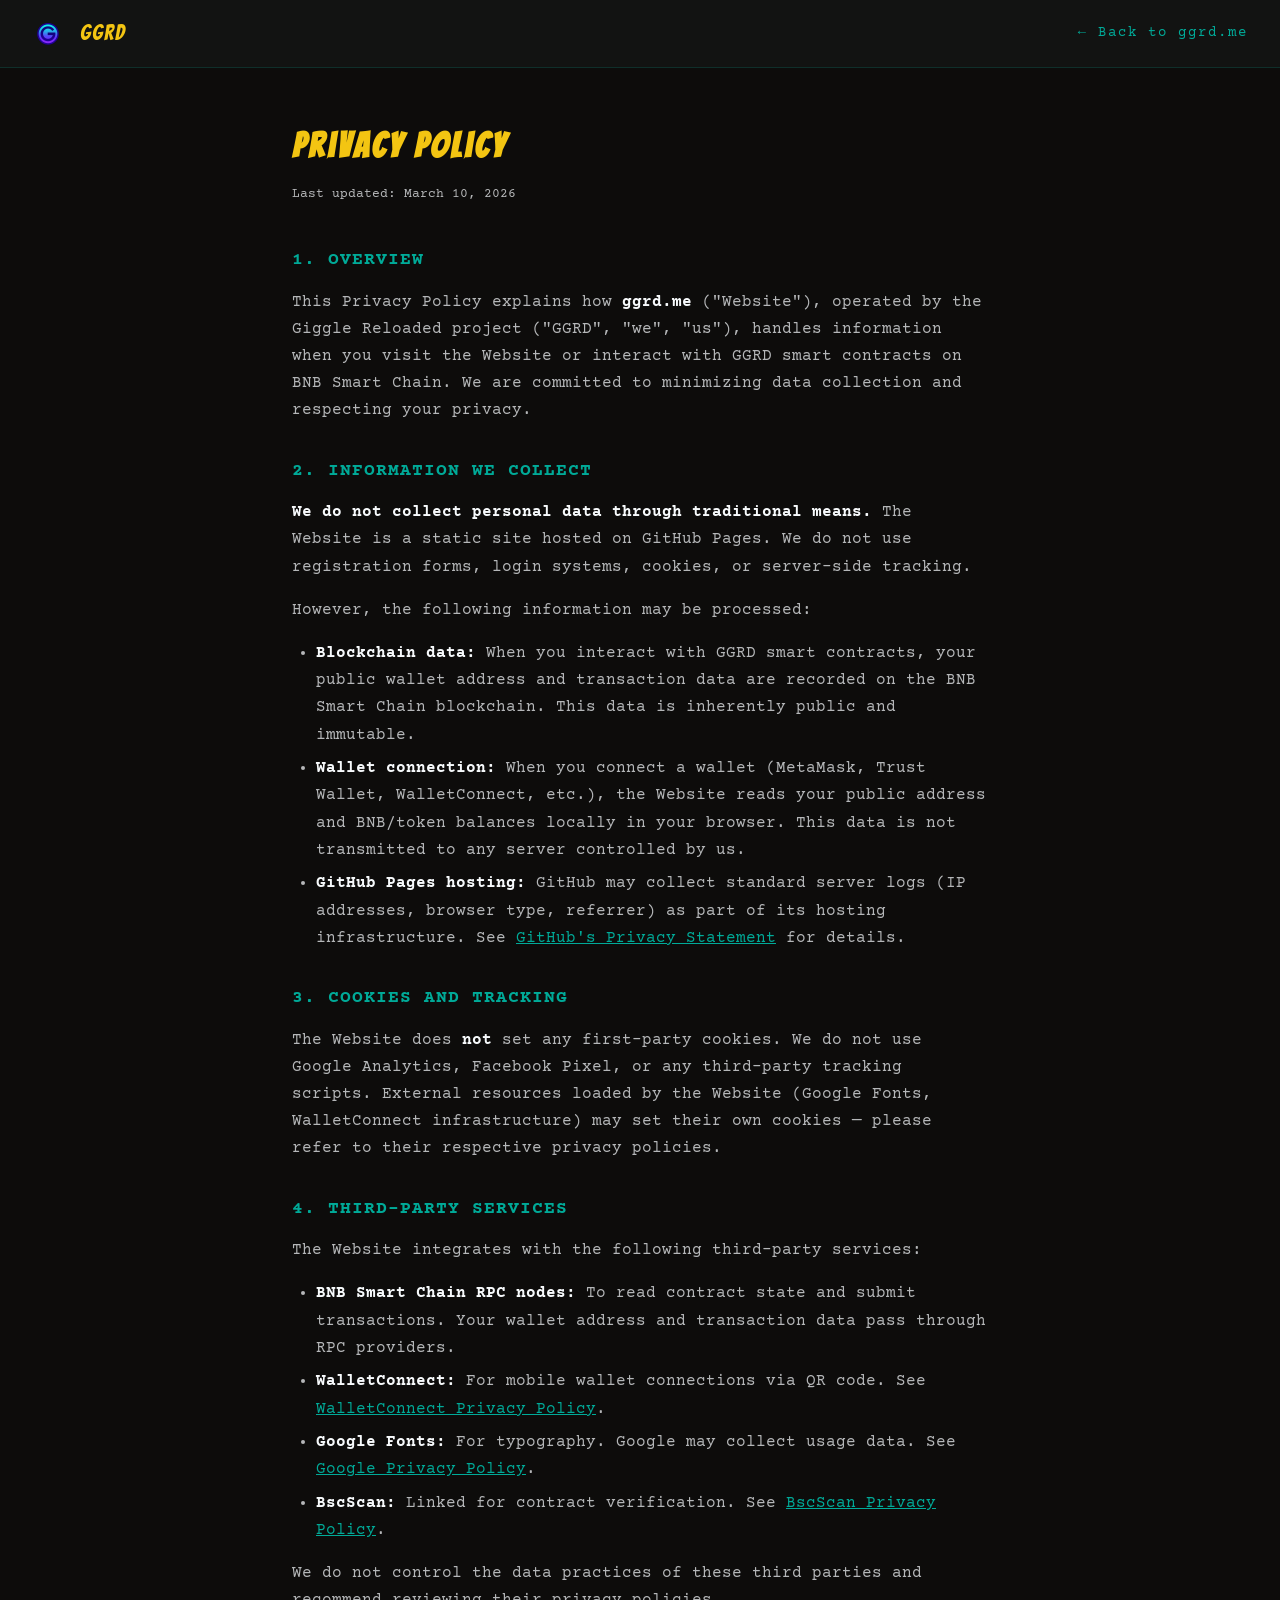
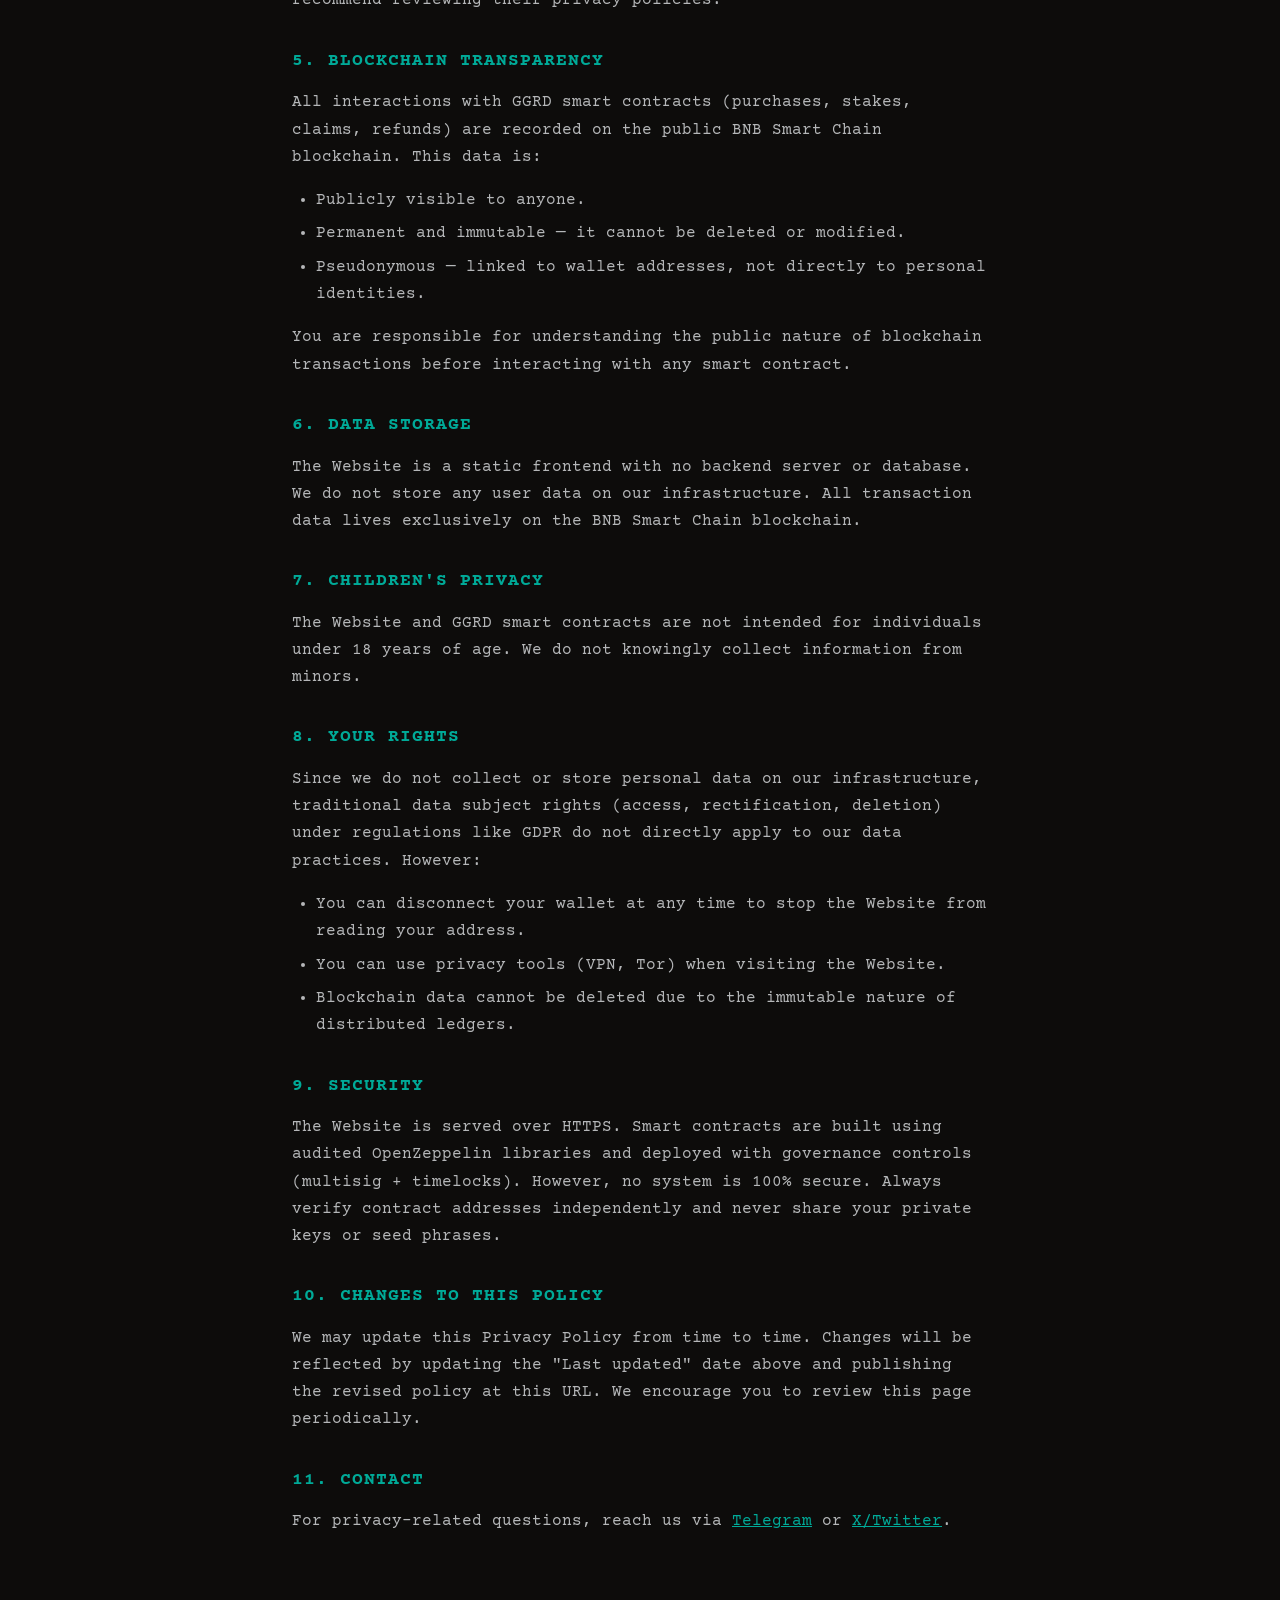
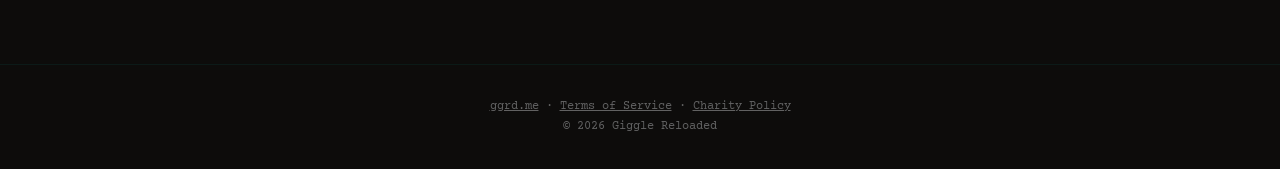
<file: privacy.html>
<!doctype html>
<html lang="en">
<head>
<meta charset="utf-8">
<meta name="viewport" content="width=device-width,initial-scale=1">
<meta name="robots" content="index,follow">
<title>Privacy Policy — Giggle Reloaded (GGRD)</title>
<meta name="description" content="Privacy Policy for ggrd.me — the official website of Giggle Reloaded ($GGRD) on BNB Smart Chain.">
<link rel="canonical" href="https://ggrd.me/privacy.html">
<link rel="icon" type="image/png" href="img/ggrd-logo-512.png">
<link rel="preconnect" href="https://fonts.googleapis.com">
<link rel="preconnect" href="https://fonts.gstatic.com" crossorigin>
<link href="https://fonts.googleapis.com/css2?family=Bangers&family=Courier+Prime:wght@400;700&display=swap" rel="stylesheet">
<style>
:root{--yellow:#F3C512;--green:#00AA98;--bg:#0D0C0B;--bg2:#121312;--white:#F7FAFC;--gray:rgba(247,250,252,0.72);--border:rgba(0,170,152,0.18)}
*,*::before,*::after{box-sizing:border-box;margin:0;padding:0}
html{scroll-behavior:smooth}
body{background:var(--bg);color:var(--white);font-family:'Courier Prime',monospace;line-height:1.7;padding:0}
.top-bar{background:var(--bg2);border-bottom:1px solid var(--border);padding:1rem 2rem;display:flex;align-items:center;gap:1rem;position:sticky;top:0;z-index:100}
.top-bar img{width:32px;height:32px}
.top-bar a{color:var(--yellow);text-decoration:none;font-family:'Bangers',cursive;font-size:1.3rem;letter-spacing:2px}
.top-bar .back{margin-left:auto;color:var(--green);font-family:'Courier Prime',monospace;font-size:0.85rem}
.container{max-width:760px;margin:0 auto;padding:3rem 2rem 4rem}
h1{font-family:'Bangers',cursive;font-size:2.2rem;color:var(--yellow);letter-spacing:3px;margin-bottom:0.5rem}
.updated{font-size:0.8rem;color:var(--gray);margin-bottom:2.5rem}
h2{font-size:1.1rem;color:var(--green);margin:2rem 0 0.8rem;letter-spacing:1px;text-transform:uppercase}
p{color:var(--gray);margin-bottom:1rem}
ul{color:var(--gray);margin:0 0 1rem 1.5rem}
li{margin-bottom:0.4rem}
a{color:var(--green)}
strong{color:var(--white)}
code{background:var(--bg2);padding:0.15rem 0.4rem;border-radius:3px;font-size:0.9em}
.footer-legal{text-align:center;padding:2rem;font-size:0.75rem;color:var(--gray);opacity:0.5;border-top:1px solid var(--border);margin-top:3rem}
</style>
</head>
<body>

<div class="top-bar">
  <img src="img/ggrd-logo-512.png" alt="GGRD">
  <a href="/">GGRD</a>
  <a href="/" class="back">← Back to ggrd.me</a>
</div>

<div class="container">

<h1>Privacy Policy</h1>
<p class="updated">Last updated: March 10, 2026</p>

<h2>1. Overview</h2>
<p>This Privacy Policy explains how <strong>ggrd.me</strong> ("Website"), operated by the Giggle Reloaded project ("GGRD", "we", "us"), handles information when you visit the Website or interact with GGRD smart contracts on BNB Smart Chain. We are committed to minimizing data collection and respecting your privacy.</p>

<h2>2. Information We Collect</h2>
<p><strong>We do not collect personal data through traditional means.</strong> The Website is a static site hosted on GitHub Pages. We do not use registration forms, login systems, cookies, or server-side tracking.</p>
<p>However, the following information may be processed:</p>
<ul>
  <li><strong>Blockchain data:</strong> When you interact with GGRD smart contracts, your public wallet address and transaction data are recorded on the BNB Smart Chain blockchain. This data is inherently public and immutable.</li>
  <li><strong>Wallet connection:</strong> When you connect a wallet (MetaMask, Trust Wallet, WalletConnect, etc.), the Website reads your public address and BNB/token balances locally in your browser. This data is not transmitted to any server controlled by us.</li>
  <li><strong>GitHub Pages hosting:</strong> GitHub may collect standard server logs (IP addresses, browser type, referrer) as part of its hosting infrastructure. See <a href="https://docs.github.com/en/site-policy/privacy-policies/github-general-privacy-statement" target="_blank" rel="noopener noreferrer">GitHub's Privacy Statement</a> for details.</li>
</ul>

<h2>3. Cookies and Tracking</h2>
<p>The Website does <strong>not</strong> set any first-party cookies. We do not use Google Analytics, Facebook Pixel, or any third-party tracking scripts. External resources loaded by the Website (Google Fonts, WalletConnect infrastructure) may set their own cookies — please refer to their respective privacy policies.</p>

<h2>4. Third-Party Services</h2>
<p>The Website integrates with the following third-party services:</p>
<ul>
  <li><strong>BNB Smart Chain RPC nodes:</strong> To read contract state and submit transactions. Your wallet address and transaction data pass through RPC providers.</li>
  <li><strong>WalletConnect:</strong> For mobile wallet connections via QR code. See <a href="https://walletconnect.com/privacy" target="_blank" rel="noopener noreferrer">WalletConnect Privacy Policy</a>.</li>
  <li><strong>Google Fonts:</strong> For typography. Google may collect usage data. See <a href="https://policies.google.com/privacy" target="_blank" rel="noopener noreferrer">Google Privacy Policy</a>.</li>
  <li><strong>BscScan:</strong> Linked for contract verification. See <a href="https://bscscan.com/privacypolicy" target="_blank" rel="noopener noreferrer">BscScan Privacy Policy</a>.</li>
</ul>
<p>We do not control the data practices of these third parties and recommend reviewing their privacy policies.</p>

<h2>5. Blockchain Transparency</h2>
<p>All interactions with GGRD smart contracts (purchases, stakes, claims, refunds) are recorded on the public BNB Smart Chain blockchain. This data is:</p>
<ul>
  <li>Publicly visible to anyone.</li>
  <li>Permanent and immutable — it cannot be deleted or modified.</li>
  <li>Pseudonymous — linked to wallet addresses, not directly to personal identities.</li>
</ul>
<p>You are responsible for understanding the public nature of blockchain transactions before interacting with any smart contract.</p>

<h2>6. Data Storage</h2>
<p>The Website is a static frontend with no backend server or database. We do not store any user data on our infrastructure. All transaction data lives exclusively on the BNB Smart Chain blockchain.</p>

<h2>7. Children's Privacy</h2>
<p>The Website and GGRD smart contracts are not intended for individuals under 18 years of age. We do not knowingly collect information from minors.</p>

<h2>8. Your Rights</h2>
<p>Since we do not collect or store personal data on our infrastructure, traditional data subject rights (access, rectification, deletion) under regulations like GDPR do not directly apply to our data practices. However:</p>
<ul>
  <li>You can disconnect your wallet at any time to stop the Website from reading your address.</li>
  <li>You can use privacy tools (VPN, Tor) when visiting the Website.</li>
  <li>Blockchain data cannot be deleted due to the immutable nature of distributed ledgers.</li>
</ul>

<h2>9. Security</h2>
<p>The Website is served over HTTPS. Smart contracts are built using audited OpenZeppelin libraries and deployed with governance controls (multisig + timelocks). However, no system is 100% secure. Always verify contract addresses independently and never share your private keys or seed phrases.</p>

<h2>10. Changes to This Policy</h2>
<p>We may update this Privacy Policy from time to time. Changes will be reflected by updating the "Last updated" date above and publishing the revised policy at this URL. We encourage you to review this page periodically.</p>

<h2>11. Contact</h2>
<p>For privacy-related questions, reach us via <a href="https://t.me/GGRDofficial" target="_blank" rel="noopener noreferrer">Telegram</a> or <a href="https://x.com/ContactGiggle" target="_blank" rel="noopener noreferrer">X/Twitter</a>.</p>

</div>

<div class="footer-legal">
  <a href="/" style="color:inherit">ggrd.me</a> · <a href="terms.html" style="color:inherit">Terms of Service</a> · <a href="donation-policy.html" style="color:inherit">Charity Policy</a><br>
  © 2026 Giggle Reloaded
</div>

</body>
</html>
</file>
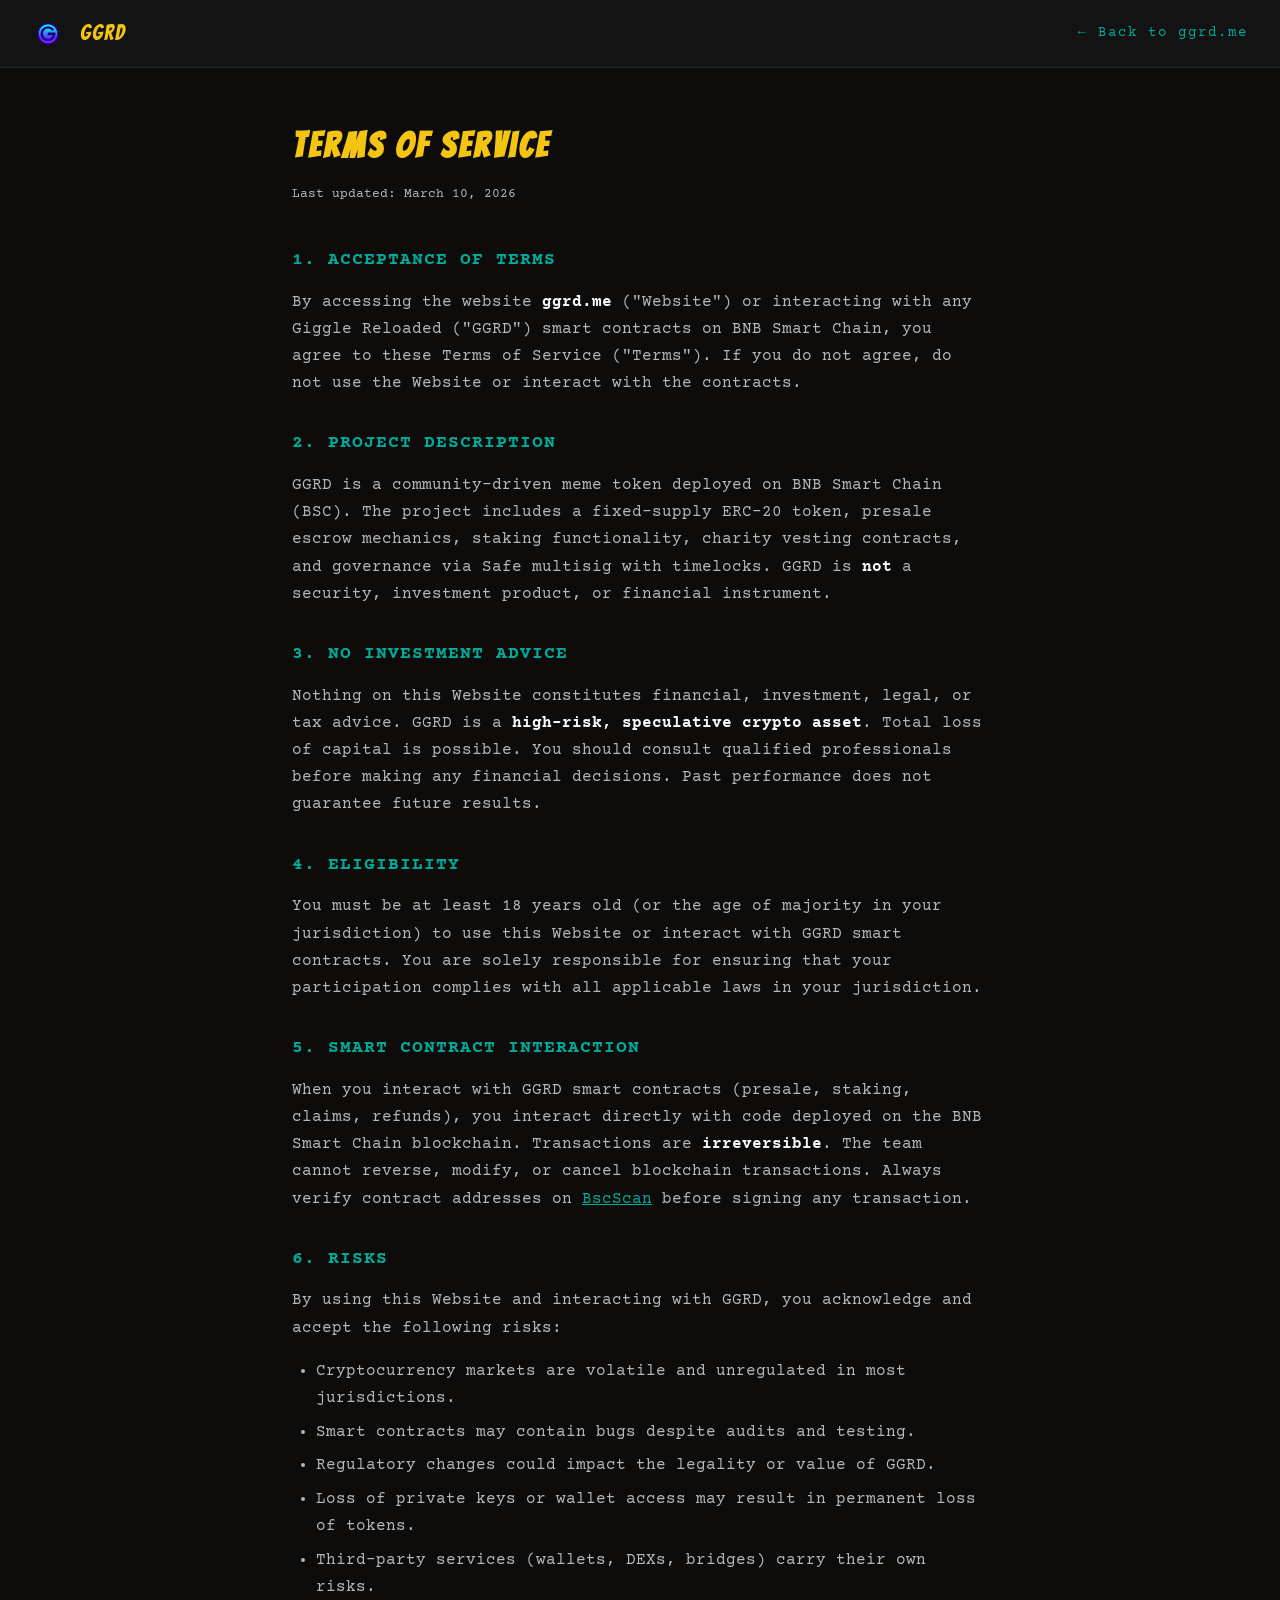
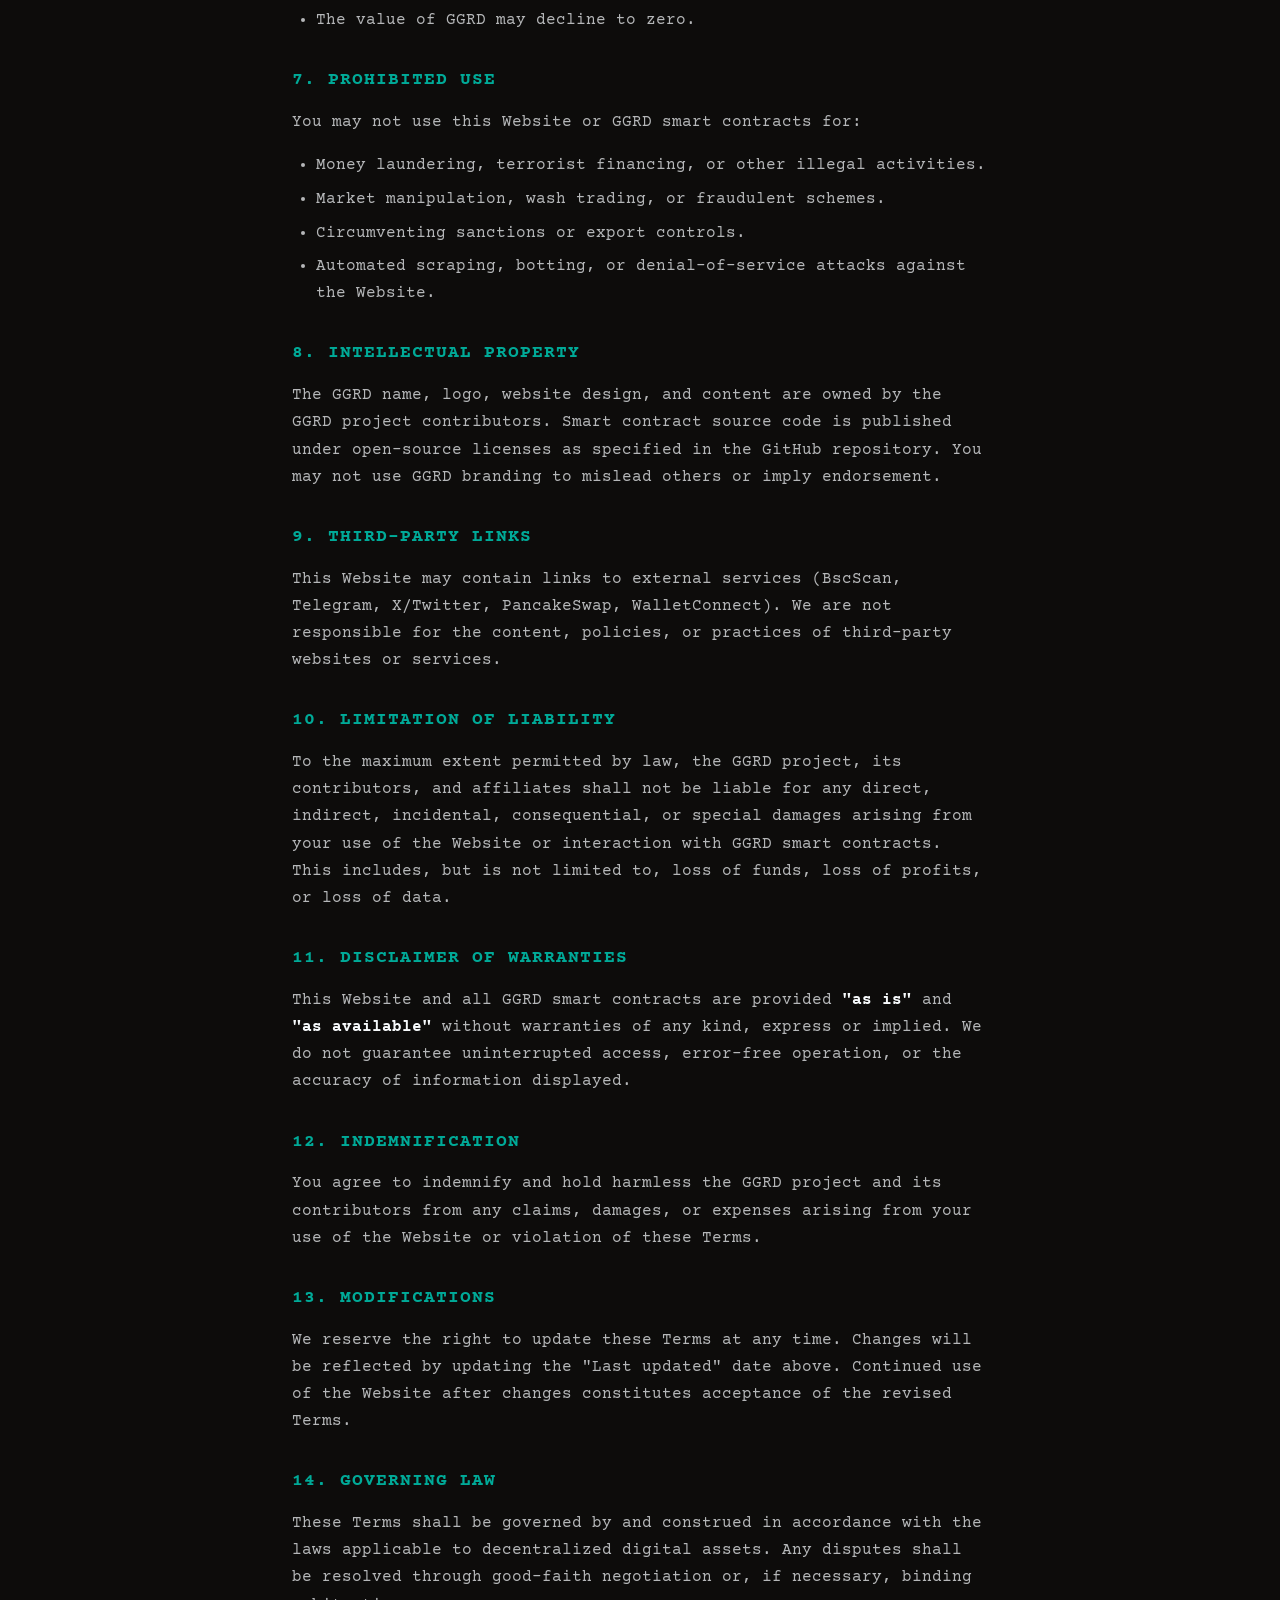
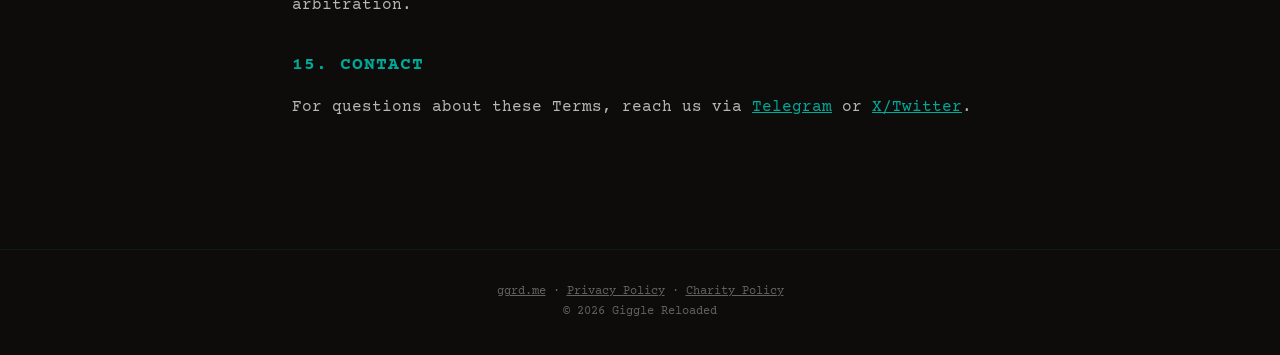
<file: terms.html>
<!doctype html>
<html lang="en">
<head>
<meta charset="utf-8">
<meta name="viewport" content="width=device-width,initial-scale=1">
<meta name="robots" content="index,follow">
<title>Terms of Service — Giggle Reloaded (GGRD)</title>
<meta name="description" content="Terms of Service for ggrd.me — the official website of Giggle Reloaded ($GGRD) on BNB Smart Chain.">
<link rel="canonical" href="https://ggrd.me/terms.html">
<link rel="icon" type="image/png" href="img/ggrd-logo-512.png">
<link rel="preconnect" href="https://fonts.googleapis.com">
<link rel="preconnect" href="https://fonts.gstatic.com" crossorigin>
<link href="https://fonts.googleapis.com/css2?family=Bangers&family=Courier+Prime:wght@400;700&display=swap" rel="stylesheet">
<style>
:root{--yellow:#F3C512;--green:#00AA98;--bg:#0D0C0B;--bg2:#121312;--white:#F7FAFC;--gray:rgba(247,250,252,0.72);--border:rgba(0,170,152,0.18)}
*,*::before,*::after{box-sizing:border-box;margin:0;padding:0}
html{scroll-behavior:smooth}
body{background:var(--bg);color:var(--white);font-family:'Courier Prime',monospace;line-height:1.7;padding:0}
.top-bar{background:var(--bg2);border-bottom:1px solid var(--border);padding:1rem 2rem;display:flex;align-items:center;gap:1rem;position:sticky;top:0;z-index:100}
.top-bar img{width:32px;height:32px}
.top-bar a{color:var(--yellow);text-decoration:none;font-family:'Bangers',cursive;font-size:1.3rem;letter-spacing:2px}
.top-bar .back{margin-left:auto;color:var(--green);font-family:'Courier Prime',monospace;font-size:0.85rem}
.container{max-width:760px;margin:0 auto;padding:3rem 2rem 4rem}
h1{font-family:'Bangers',cursive;font-size:2.2rem;color:var(--yellow);letter-spacing:3px;margin-bottom:0.5rem}
.updated{font-size:0.8rem;color:var(--gray);margin-bottom:2.5rem}
h2{font-size:1.1rem;color:var(--green);margin:2rem 0 0.8rem;letter-spacing:1px;text-transform:uppercase}
p{color:var(--gray);margin-bottom:1rem}
ul{color:var(--gray);margin:0 0 1rem 1.5rem}
li{margin-bottom:0.4rem}
a{color:var(--green)}
strong{color:var(--white)}
code{background:var(--bg2);padding:0.15rem 0.4rem;border-radius:3px;font-size:0.9em}
.footer-legal{text-align:center;padding:2rem;font-size:0.75rem;color:var(--gray);opacity:0.5;border-top:1px solid var(--border);margin-top:3rem}
</style>
</head>
<body>

<div class="top-bar">
  <img src="img/ggrd-logo-512.png" alt="GGRD">
  <a href="/">GGRD</a>
  <a href="/" class="back">← Back to ggrd.me</a>
</div>

<div class="container">

<h1>Terms of Service</h1>
<p class="updated">Last updated: March 10, 2026</p>

<h2>1. Acceptance of Terms</h2>
<p>By accessing the website <strong>ggrd.me</strong> ("Website") or interacting with any Giggle Reloaded ("GGRD") smart contracts on BNB Smart Chain, you agree to these Terms of Service ("Terms"). If you do not agree, do not use the Website or interact with the contracts.</p>

<h2>2. Project Description</h2>
<p>GGRD is a community-driven meme token deployed on BNB Smart Chain (BSC). The project includes a fixed-supply ERC-20 token, presale escrow mechanics, staking functionality, charity vesting contracts, and governance via Safe multisig with timelocks. GGRD is <strong>not</strong> a security, investment product, or financial instrument.</p>

<h2>3. No Investment Advice</h2>
<p>Nothing on this Website constitutes financial, investment, legal, or tax advice. GGRD is a <strong>high-risk, speculative crypto asset</strong>. Total loss of capital is possible. You should consult qualified professionals before making any financial decisions. Past performance does not guarantee future results.</p>

<h2>4. Eligibility</h2>
<p>You must be at least 18 years old (or the age of majority in your jurisdiction) to use this Website or interact with GGRD smart contracts. You are solely responsible for ensuring that your participation complies with all applicable laws in your jurisdiction.</p>

<h2>5. Smart Contract Interaction</h2>
<p>When you interact with GGRD smart contracts (presale, staking, claims, refunds), you interact directly with code deployed on the BNB Smart Chain blockchain. Transactions are <strong>irreversible</strong>. The team cannot reverse, modify, or cancel blockchain transactions. Always verify contract addresses on <a href="https://bscscan.com" target="_blank" rel="noopener noreferrer">BscScan</a> before signing any transaction.</p>

<h2>6. Risks</h2>
<p>By using this Website and interacting with GGRD, you acknowledge and accept the following risks:</p>
<ul>
  <li>Cryptocurrency markets are volatile and unregulated in most jurisdictions.</li>
  <li>Smart contracts may contain bugs despite audits and testing.</li>
  <li>Regulatory changes could impact the legality or value of GGRD.</li>
  <li>Loss of private keys or wallet access may result in permanent loss of tokens.</li>
  <li>Third-party services (wallets, DEXs, bridges) carry their own risks.</li>
  <li>The value of GGRD may decline to zero.</li>
</ul>

<h2>7. Prohibited Use</h2>
<p>You may not use this Website or GGRD smart contracts for:</p>
<ul>
  <li>Money laundering, terrorist financing, or other illegal activities.</li>
  <li>Market manipulation, wash trading, or fraudulent schemes.</li>
  <li>Circumventing sanctions or export controls.</li>
  <li>Automated scraping, botting, or denial-of-service attacks against the Website.</li>
</ul>

<h2>8. Intellectual Property</h2>
<p>The GGRD name, logo, website design, and content are owned by the GGRD project contributors. Smart contract source code is published under open-source licenses as specified in the GitHub repository. You may not use GGRD branding to mislead others or imply endorsement.</p>

<h2>9. Third-Party Links</h2>
<p>This Website may contain links to external services (BscScan, Telegram, X/Twitter, PancakeSwap, WalletConnect). We are not responsible for the content, policies, or practices of third-party websites or services.</p>

<h2>10. Limitation of Liability</h2>
<p>To the maximum extent permitted by law, the GGRD project, its contributors, and affiliates shall not be liable for any direct, indirect, incidental, consequential, or special damages arising from your use of the Website or interaction with GGRD smart contracts. This includes, but is not limited to, loss of funds, loss of profits, or loss of data.</p>

<h2>11. Disclaimer of Warranties</h2>
<p>This Website and all GGRD smart contracts are provided <strong>"as is"</strong> and <strong>"as available"</strong> without warranties of any kind, express or implied. We do not guarantee uninterrupted access, error-free operation, or the accuracy of information displayed.</p>

<h2>12. Indemnification</h2>
<p>You agree to indemnify and hold harmless the GGRD project and its contributors from any claims, damages, or expenses arising from your use of the Website or violation of these Terms.</p>

<h2>13. Modifications</h2>
<p>We reserve the right to update these Terms at any time. Changes will be reflected by updating the "Last updated" date above. Continued use of the Website after changes constitutes acceptance of the revised Terms.</p>

<h2>14. Governing Law</h2>
<p>These Terms shall be governed by and construed in accordance with the laws applicable to decentralized digital assets. Any disputes shall be resolved through good-faith negotiation or, if necessary, binding arbitration.</p>

<h2>15. Contact</h2>
<p>For questions about these Terms, reach us via <a href="https://t.me/GGRDofficial" target="_blank" rel="noopener noreferrer">Telegram</a> or <a href="https://x.com/ContactGiggle" target="_blank" rel="noopener noreferrer">X/Twitter</a>.</p>

</div>

<div class="footer-legal">
  <a href="/" style="color:inherit">ggrd.me</a> · <a href="privacy.html" style="color:inherit">Privacy Policy</a> · <a href="donation-policy.html" style="color:inherit">Charity Policy</a><br>
  © 2026 Giggle Reloaded
</div>

</body>
</html>
</file>
